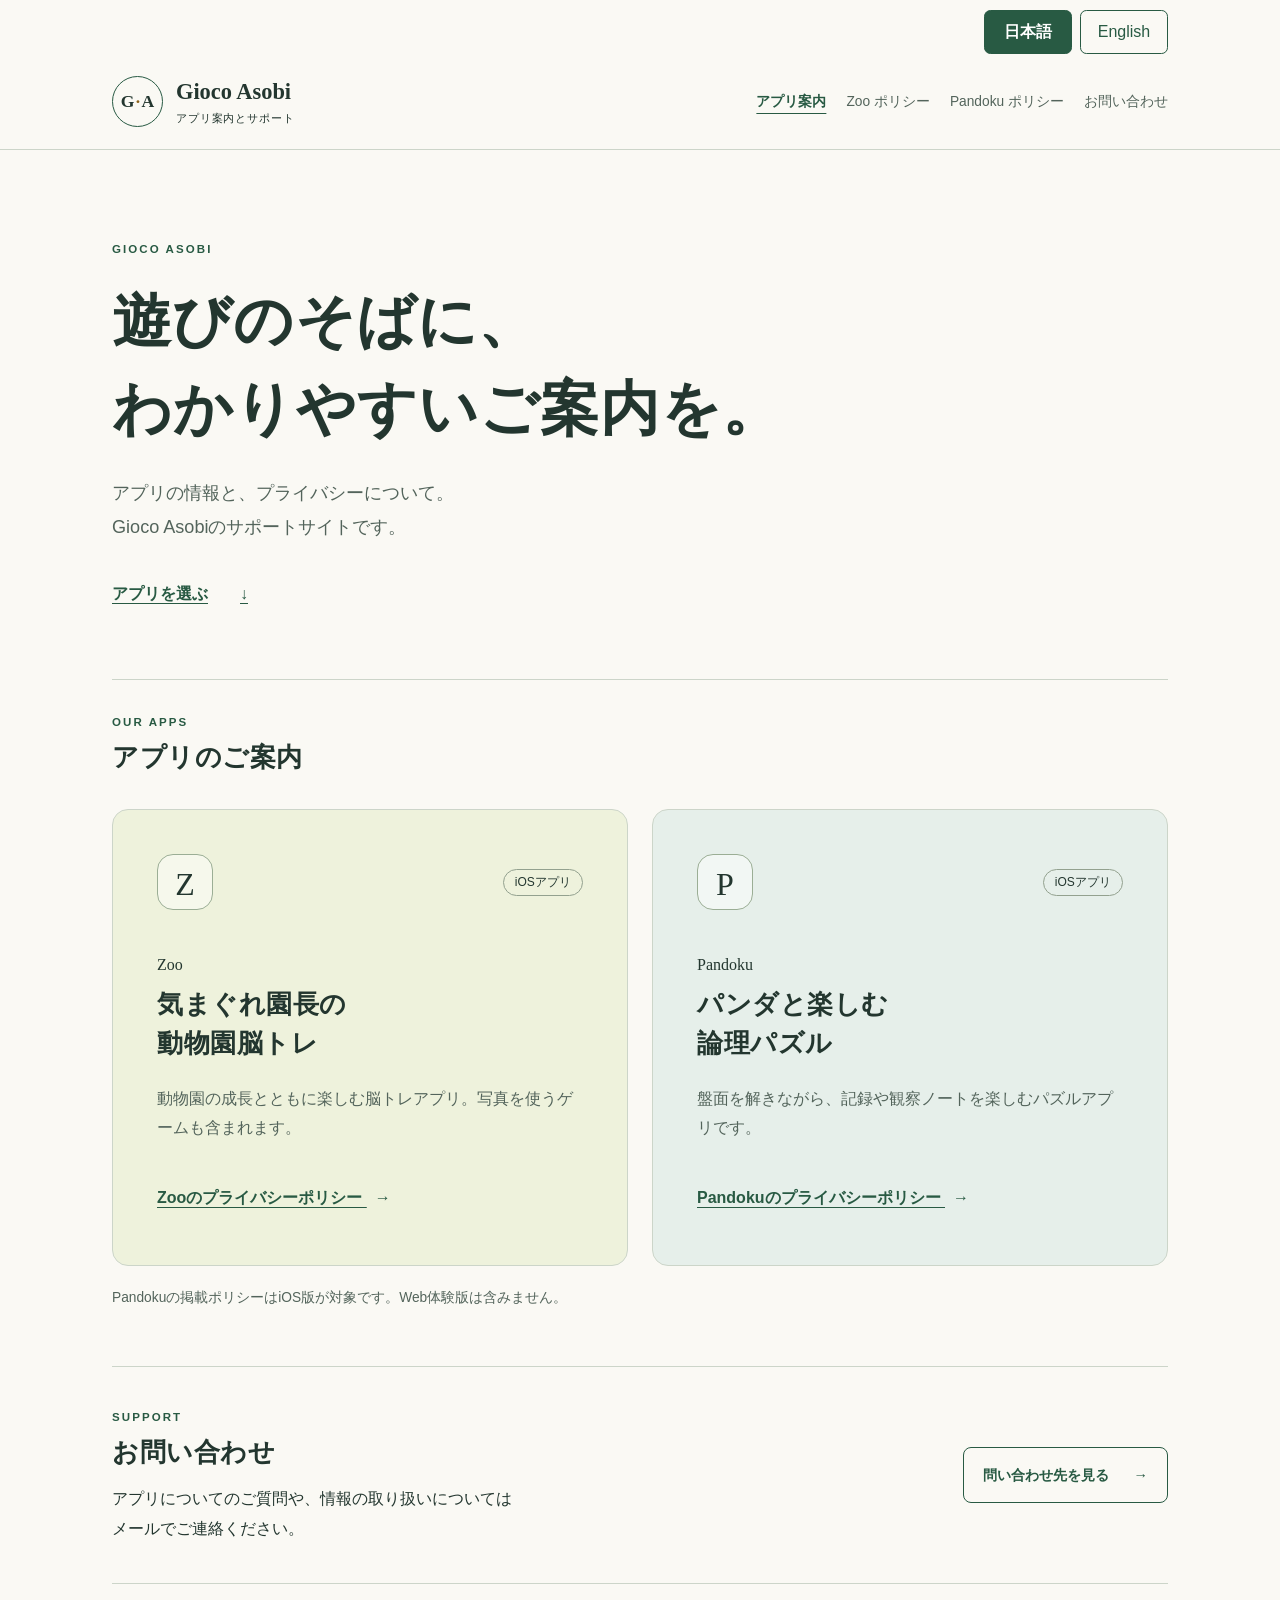
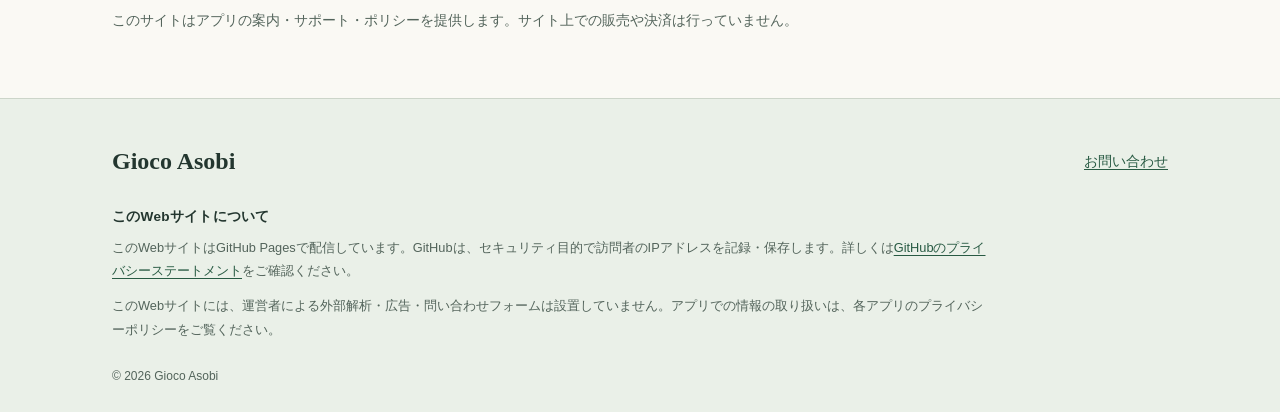
<file: index.html>
<!doctype html>
<html lang="ja">
<head>
<meta charset="utf-8">
<meta name="viewport" content="width=device-width, initial-scale=1">
<meta name="referrer" content="no-referrer">
<meta name="description" content="Gioco Asobiのアプリ案内、プライバシーポリシー、お問い合わせ窓口。">
<meta name="color-scheme" content="light">
<title>アプリ案内 | Gioco Asobi</title>
<link rel="stylesheet" href="styles.css">
<link rel="alternate" hreflang="ja" href="index.html">
<link rel="alternate" hreflang="en" href="index-en.html">
</head>
<body>
<a class="skip-link" href="#main">本文へ移動</a>
<header class="site-header"><div class="language-bar"><nav class="language-switch" aria-label="Language / 言語"><ul><li><a href="index.html" lang="ja" hreflang="ja" aria-current="page">日本語</a></li><li><a href="index-en.html" lang="en" hreflang="en">English</a></li></ul></nav></div><div class="header-inner">
<a class="brand" href="index.html"><span class="brand-mark" aria-hidden="true">G<span>·</span>A</span><span>Gioco Asobi<small>アプリ案内とサポート</small></span></a>
<nav aria-label="メインナビゲーション"><ul><li><a href="index.html" aria-current="page">アプリ案内</a></li><li><a href="zoo-privacy.html">Zoo ポリシー</a></li><li><a href="pandoku-privacy.html">Pandoku ポリシー</a></li><li><a href="contact.html">お問い合わせ</a></li></ul></nav>
</div></header>
<main id="main" tabindex="-1"><div class="home">
<section class="hero" aria-labelledby="intro-title"><p class="eyebrow">GIOCO ASOBI</p><h1 id="intro-title">遊びのそばに、<br>わかりやすいご案内を。</h1><p class="lead">アプリの情報と、プライバシーについて。<br class="desktop-break">Gioco Asobiのサポートサイトです。</p><a class="text-link" href="#apps">アプリを選ぶ <span aria-hidden="true">↓</span></a></section>
<section id="apps" aria-labelledby="apps-title"><div class="section-heading"><p class="eyebrow">OUR APPS</p><h2 id="apps-title">アプリのご案内</h2></div>
<div class="app-grid">
<article class="app-card zoo"><div class="app-top"><span class="app-symbol" aria-hidden="true">Z</span><span class="tag">iOSアプリ</span></div><p class="app-label">Zoo</p><h3>気まぐれ園長の<br>動物園脳トレ</h3><p>動物園の成長とともに楽しむ脳トレアプリ。写真を使うゲームも含まれます。</p><a href="zoo-privacy.html">Zooのプライバシーポリシー <span aria-hidden="true">→</span></a></article>
<article class="app-card pandoku"><div class="app-top"><span class="app-symbol" aria-hidden="true">P</span><span class="tag">iOSアプリ</span></div><p class="app-label">Pandoku</p><h3>パンダと楽しむ<br>論理パズル</h3><p>盤面を解きながら、記録や観察ノートを楽しむパズルアプリです。</p><a href="pandoku-privacy.html">Pandokuのプライバシーポリシー <span aria-hidden="true">→</span></a></article>
</div><p class="scope-note">Pandokuの掲載ポリシーはiOS版が対象です。Web体験版は含みません。</p></section>
<section class="support-panel" aria-labelledby="support-title"><div><p class="eyebrow">SUPPORT</p><h2 id="support-title">お問い合わせ</h2><p>アプリについてのご質問や、情報の取り扱いについては<br class="desktop-break">メールでご連絡ください。</p></div><a class="button" href="contact.html">問い合わせ先を見る <span aria-hidden="true">→</span></a></section>
<p class="site-purpose">このサイトはアプリの案内・サポート・ポリシーを提供します。サイト上での販売や決済は行っていません。</p>
</div></main>
<footer class="site-footer"><div class="footer-inner">
<div class="footer-top"><p class="footer-brand">Gioco Asobi</p><a href="contact.html">お問い合わせ</a></div>
<section class="hosting" aria-labelledby="hosting-title"><h2 id="hosting-title">このWebサイトについて</h2>
<p>このWebサイトはGitHub Pagesで配信しています。GitHubは、セキュリティ目的で訪問者のIPアドレスを記録・保存します。詳しくは<a href="https://docs.github.com/en/site-policy/privacy-policies/github-general-privacy-statement">GitHubのプライバシーステートメント</a>をご確認ください。</p>
<p>このWebサイトには、運営者による外部解析・広告・問い合わせフォームは設置していません。アプリでの情報の取り扱いは、各アプリのプライバシーポリシーをご覧ください。</p></section>
<p class="copyright">© 2026 Gioco Asobi</p></div></footer>
</body>
</html>
</file>
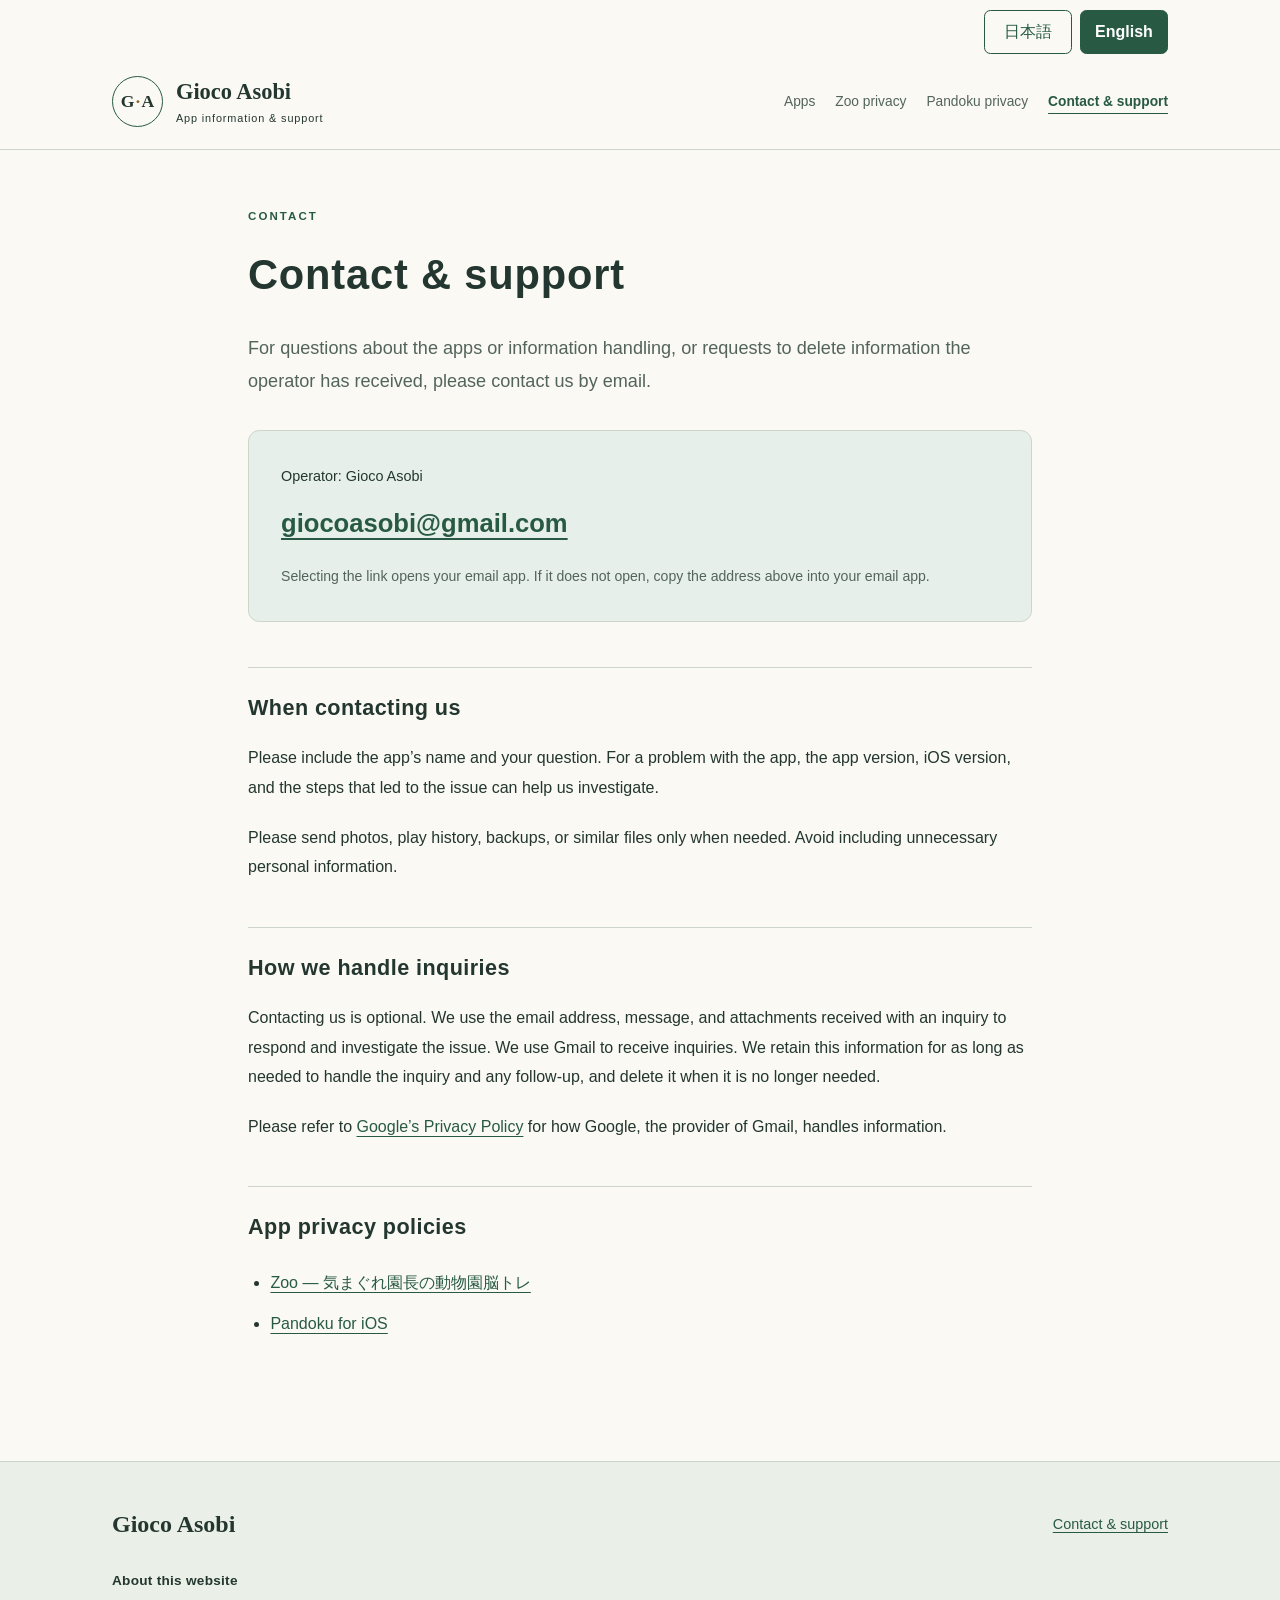
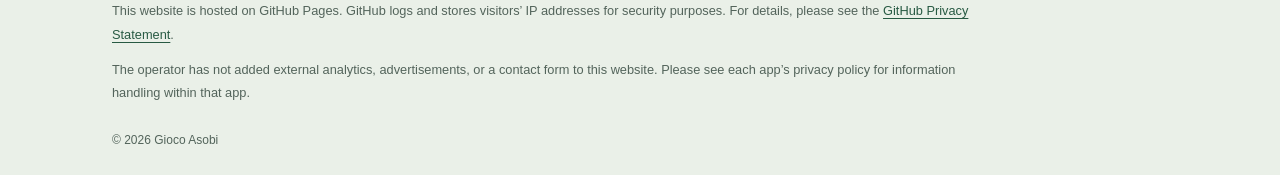
<file: contact-en.html>
<!doctype html>
<html lang="en">
<head>
<meta charset="utf-8">
<meta name="viewport" content="width=device-width, initial-scale=1">
<meta name="referrer" content="no-referrer">
<meta name="description" content="Contact Gioco Asobi at giocoasobi@gmail.com with app questions, information-handling questions or deletion requests.">
<meta name="color-scheme" content="light">
<title>Contact & support | Gioco Asobi</title>
<link rel="stylesheet" href="styles.css">
<link rel="alternate" hreflang="ja" href="contact.html">
<link rel="alternate" hreflang="en" href="contact-en.html">
</head>
<body>
<a class="skip-link" href="#main">Skip to main content</a>
<header class="site-header"><div class="language-bar"><nav class="language-switch" aria-label="Language / 言語"><ul><li><a href="contact.html" lang="ja" hreflang="ja">日本語</a></li><li><a href="contact-en.html" lang="en" hreflang="en" aria-current="page">English</a></li></ul></nav></div><div class="header-inner">
<a class="brand" href="index-en.html"><span class="brand-mark" aria-hidden="true">G<span>·</span>A</span><span>Gioco Asobi<small>App information &amp; support</small></span></a>
<nav aria-label="Main navigation"><ul><li><a href="index-en.html">Apps</a></li><li><a href="zoo-privacy-en.html">Zoo privacy</a></li><li><a href="pandoku-privacy-en.html">Pandoku privacy</a></li><li><a href="contact-en.html" aria-current="page">Contact &amp; support</a></li></ul></nav>
</div></header>
<main id="main" tabindex="-1"><article class="contact policy">
<p class="eyebrow">CONTACT</p><h1>Contact &amp; support</h1><p class="lead">For questions about the apps or information handling, or requests to delete information the operator has received, please contact us by email.</p>
<div class="contact-box"><p class="contact-label">Operator: Gioco Asobi</p><a class="email" href="mailto:giocoasobi@gmail.com">giocoasobi@gmail.com</a><p>Selecting the link opens your email app. If it does not open, copy the address above into your email app.</p></div>
<section aria-labelledby="helpful-info"><h2 id="helpful-info">When contacting us</h2><p>Please include the app’s name and your question. For a problem with the app, the app version, iOS version, and the steps that led to the issue can help us investigate.</p><p>Please send photos, play history, backups, or similar files only when needed. Avoid including unnecessary personal information.</p></section>
<section aria-labelledby="contact-data"><h2 id="contact-data">How we handle inquiries</h2><p>Contacting us is optional. We use the email address, message, and attachments received with an inquiry to respond and investigate the issue. We use Gmail to receive inquiries. We retain this information for as long as needed to handle the inquiry and any follow-up, and delete it when it is no longer needed.</p><p>Please refer to <a href="https://policies.google.com/privacy?hl=en">Google’s Privacy Policy</a> for how Google, the provider of Gmail, handles information.</p></section>
<section aria-labelledby="app-policies"><h2 id="app-policies">App privacy policies</h2><ul class="policy-links"><li><a href="zoo-privacy-en.html">Zoo — <span lang="ja">気まぐれ園長の動物園脳トレ</span></a></li><li><a href="pandoku-privacy-en.html">Pandoku for iOS</a></li></ul></section>
</article></main>
<footer class="site-footer"><div class="footer-inner">
<div class="footer-top"><p class="footer-brand">Gioco Asobi</p><a href="contact-en.html">Contact &amp; support</a></div>
<section class="hosting" aria-labelledby="hosting-title"><h2 id="hosting-title">About this website</h2>
<p>This website is hosted on GitHub Pages. GitHub logs and stores visitors’ IP addresses for security purposes. For details, please see the <a href="https://docs.github.com/en/site-policy/privacy-policies/github-general-privacy-statement">GitHub Privacy Statement</a>.</p>
<p>The operator has not added external analytics, advertisements, or a contact form to this website. Please see each app’s privacy policy for information handling within that app.</p></section>
<p class="copyright">© 2026 Gioco Asobi</p></div></footer>
</body>
</html>
</file>
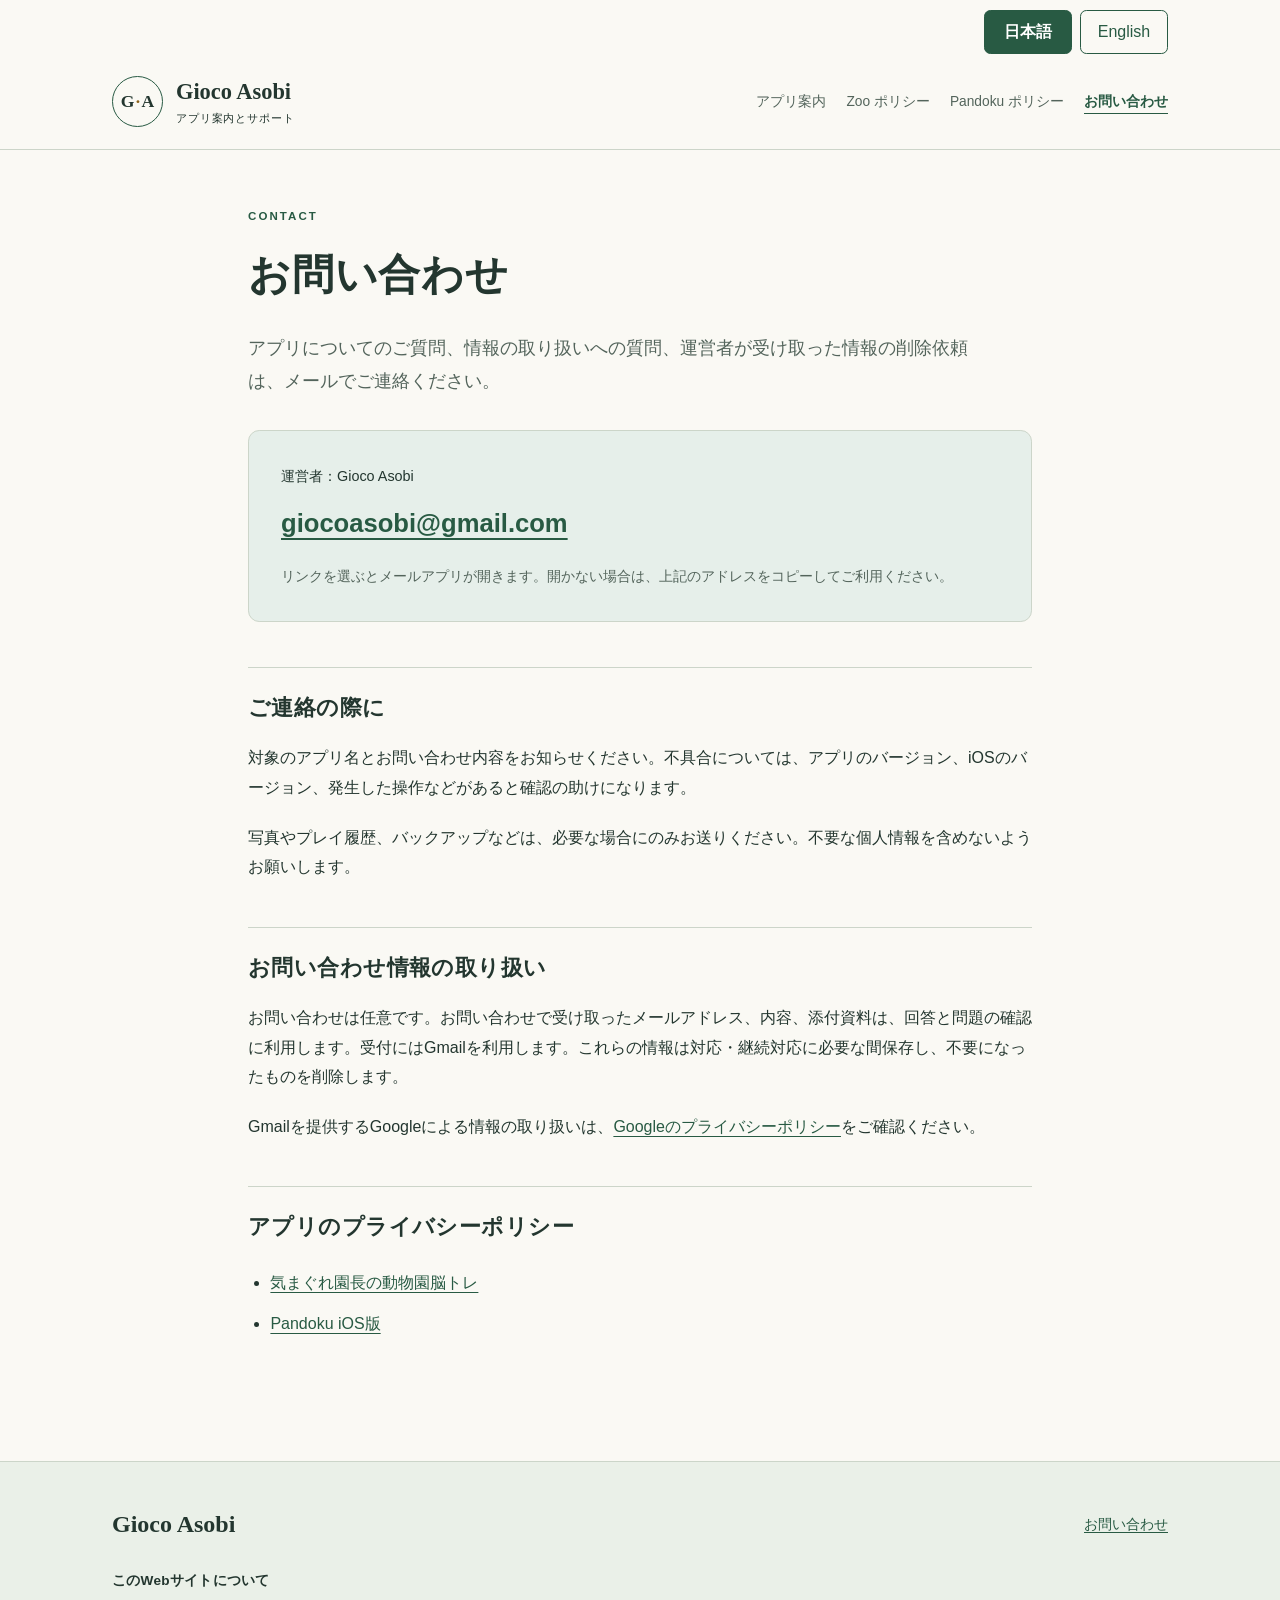
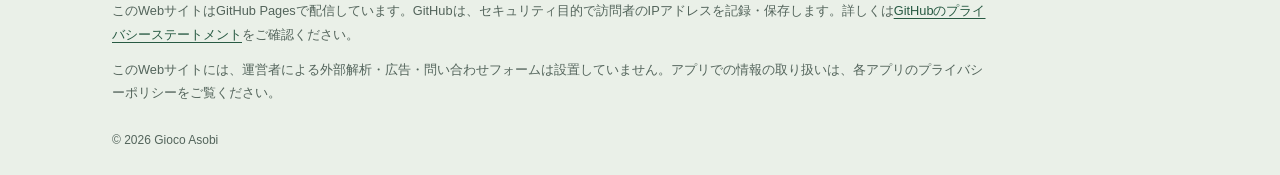
<file: contact.html>
<!doctype html>
<html lang="ja">
<head>
<meta charset="utf-8">
<meta name="viewport" content="width=device-width, initial-scale=1">
<meta name="referrer" content="no-referrer">
<meta name="description" content="Gioco Asobiへのお問い合わせはgiocoasobi@gmail.comへ。アプリの質問、情報の取り扱い、削除依頼を受け付けます。">
<meta name="color-scheme" content="light">
<title>お問い合わせ | Gioco Asobi</title>
<link rel="stylesheet" href="styles.css">
<link rel="alternate" hreflang="ja" href="contact.html">
<link rel="alternate" hreflang="en" href="contact-en.html">
</head>
<body>
<a class="skip-link" href="#main">本文へ移動</a>
<header class="site-header"><div class="language-bar"><nav class="language-switch" aria-label="Language / 言語"><ul><li><a href="contact.html" lang="ja" hreflang="ja" aria-current="page">日本語</a></li><li><a href="contact-en.html" lang="en" hreflang="en">English</a></li></ul></nav></div><div class="header-inner">
<a class="brand" href="index.html"><span class="brand-mark" aria-hidden="true">G<span>·</span>A</span><span>Gioco Asobi<small>アプリ案内とサポート</small></span></a>
<nav aria-label="メインナビゲーション"><ul><li><a href="index.html">アプリ案内</a></li><li><a href="zoo-privacy.html">Zoo ポリシー</a></li><li><a href="pandoku-privacy.html">Pandoku ポリシー</a></li><li><a href="contact.html" aria-current="page">お問い合わせ</a></li></ul></nav>
</div></header>
<main id="main" tabindex="-1"><article class="contact policy">
<p class="eyebrow">CONTACT</p><h1>お問い合わせ</h1><p class="lead">アプリについてのご質問、情報の取り扱いへの質問、運営者が受け取った情報の削除依頼は、メールでご連絡ください。</p>
<div class="contact-box"><p class="contact-label">運営者：Gioco Asobi</p><a class="email" href="mailto:giocoasobi@gmail.com">giocoasobi@gmail.com</a><p>リンクを選ぶとメールアプリが開きます。開かない場合は、上記のアドレスをコピーしてご利用ください。</p></div>
<section aria-labelledby="helpful-info"><h2 id="helpful-info">ご連絡の際に</h2><p>対象のアプリ名とお問い合わせ内容をお知らせください。不具合については、アプリのバージョン、iOSのバージョン、発生した操作などがあると確認の助けになります。</p><p>写真やプレイ履歴、バックアップなどは、必要な場合にのみお送りください。不要な個人情報を含めないようお願いします。</p></section>
<section aria-labelledby="contact-data"><h2 id="contact-data">お問い合わせ情報の取り扱い</h2><p>お問い合わせは任意です。お問い合わせで受け取ったメールアドレス、内容、添付資料は、回答と問題の確認に利用します。受付にはGmailを利用します。これらの情報は対応・継続対応に必要な間保存し、不要になったものを削除します。</p><p>Gmailを提供するGoogleによる情報の取り扱いは、<a href="https://policies.google.com/privacy?hl=ja">Googleのプライバシーポリシー</a>をご確認ください。</p></section>
<section aria-labelledby="app-policies"><h2 id="app-policies">アプリのプライバシーポリシー</h2><ul class="policy-links"><li><a href="zoo-privacy.html">気まぐれ園長の動物園脳トレ</a></li><li><a href="pandoku-privacy.html">Pandoku iOS版</a></li></ul></section>
</article></main>
<footer class="site-footer"><div class="footer-inner">
<div class="footer-top"><p class="footer-brand">Gioco Asobi</p><a href="contact.html">お問い合わせ</a></div>
<section class="hosting" aria-labelledby="hosting-title"><h2 id="hosting-title">このWebサイトについて</h2>
<p>このWebサイトはGitHub Pagesで配信しています。GitHubは、セキュリティ目的で訪問者のIPアドレスを記録・保存します。詳しくは<a href="https://docs.github.com/en/site-policy/privacy-policies/github-general-privacy-statement">GitHubのプライバシーステートメント</a>をご確認ください。</p>
<p>このWebサイトには、運営者による外部解析・広告・問い合わせフォームは設置していません。アプリでの情報の取り扱いは、各アプリのプライバシーポリシーをご覧ください。</p></section>
<p class="copyright">© 2026 Gioco Asobi</p></div></footer>
</body>
</html>
</file>
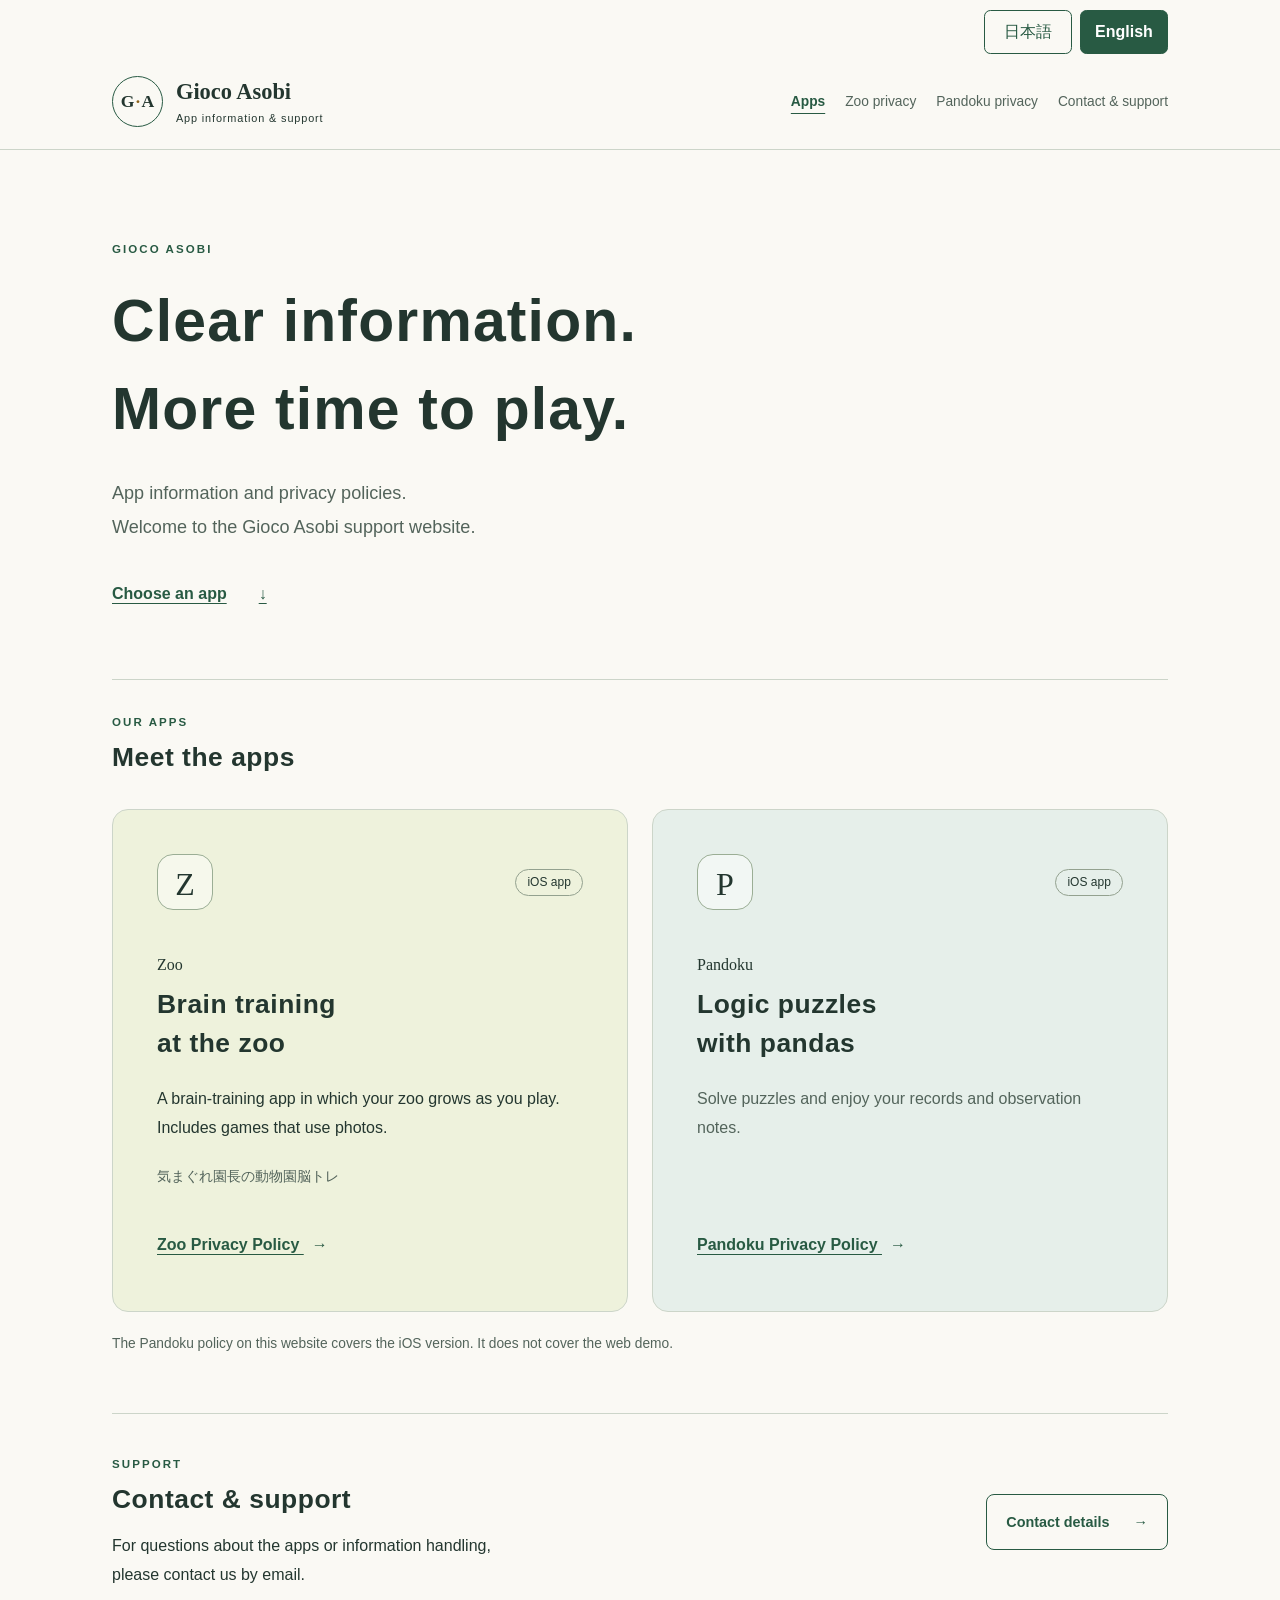
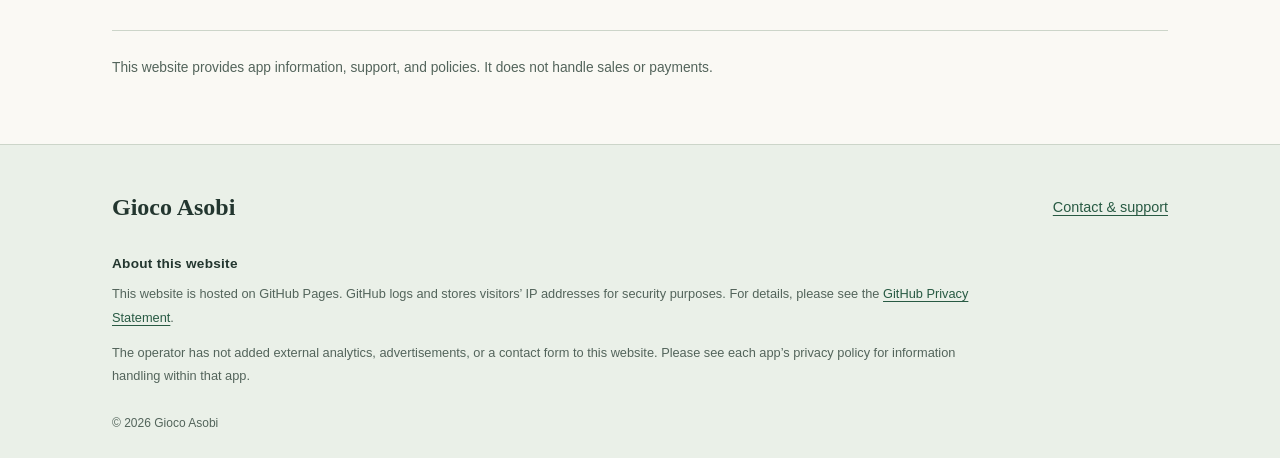
<file: index-en.html>
<!doctype html>
<html lang="en">
<head>
<meta charset="utf-8">
<meta name="viewport" content="width=device-width, initial-scale=1">
<meta name="referrer" content="no-referrer">
<meta name="description" content="App information, privacy policies and support for Gioco Asobi.">
<meta name="color-scheme" content="light">
<title>App information | Gioco Asobi</title>
<link rel="stylesheet" href="styles.css">
<link rel="alternate" hreflang="ja" href="index.html">
<link rel="alternate" hreflang="en" href="index-en.html">
</head>
<body>
<a class="skip-link" href="#main">Skip to main content</a>
<header class="site-header"><div class="language-bar"><nav class="language-switch" aria-label="Language / 言語"><ul><li><a href="index.html" lang="ja" hreflang="ja">日本語</a></li><li><a href="index-en.html" lang="en" hreflang="en" aria-current="page">English</a></li></ul></nav></div><div class="header-inner">
<a class="brand" href="index-en.html"><span class="brand-mark" aria-hidden="true">G<span>·</span>A</span><span>Gioco Asobi<small>App information &amp; support</small></span></a>
<nav aria-label="Main navigation"><ul><li><a href="index-en.html" aria-current="page">Apps</a></li><li><a href="zoo-privacy-en.html">Zoo privacy</a></li><li><a href="pandoku-privacy-en.html">Pandoku privacy</a></li><li><a href="contact-en.html">Contact &amp; support</a></li></ul></nav>
</div></header>
<main id="main" tabindex="-1"><div class="home">
<section class="hero" aria-labelledby="intro-title"><p class="eyebrow">GIOCO ASOBI</p><h1 id="intro-title">Clear information.<br>More time to play.</h1><p class="lead">App information and privacy policies.<br class="desktop-break"> Welcome to the Gioco Asobi support website.</p><a class="text-link" href="#apps">Choose an app <span aria-hidden="true">↓</span></a></section>
<section id="apps" aria-labelledby="apps-title"><div class="section-heading"><p class="eyebrow">OUR APPS</p><h2 id="apps-title">Meet the apps</h2></div>
<div class="app-grid">
<article class="app-card zoo"><div class="app-top"><span class="app-symbol" aria-hidden="true">Z</span><span class="tag">iOS app</span></div><p class="app-label">Zoo</p><h3>Brain training<br>at the zoo</h3><p>A brain-training app in which your zoo grows as you play. Includes games that use photos.</p><p class="original-title" lang="ja">気まぐれ園長の動物園脳トレ</p><a href="zoo-privacy-en.html">Zoo Privacy Policy <span aria-hidden="true">→</span></a></article>
<article class="app-card pandoku"><div class="app-top"><span class="app-symbol" aria-hidden="true">P</span><span class="tag">iOS app</span></div><p class="app-label">Pandoku</p><h3>Logic puzzles<br>with pandas</h3><p>Solve puzzles and enjoy your records and observation notes.</p><a href="pandoku-privacy-en.html">Pandoku Privacy Policy <span aria-hidden="true">→</span></a></article>
</div><p class="scope-note">The Pandoku policy on this website covers the iOS version. It does not cover the web demo.</p></section>
<section class="support-panel" aria-labelledby="support-title"><div><p class="eyebrow">SUPPORT</p><h2 id="support-title">Contact &amp; support</h2><p>For questions about the apps or information handling,<br class="desktop-break"> please contact us by email.</p></div><a class="button" href="contact-en.html">Contact details <span aria-hidden="true">→</span></a></section>
<p class="site-purpose">This website provides app information, support, and policies. It does not handle sales or payments.</p>
</div></main>
<footer class="site-footer"><div class="footer-inner">
<div class="footer-top"><p class="footer-brand">Gioco Asobi</p><a href="contact-en.html">Contact &amp; support</a></div>
<section class="hosting" aria-labelledby="hosting-title"><h2 id="hosting-title">About this website</h2>
<p>This website is hosted on GitHub Pages. GitHub logs and stores visitors’ IP addresses for security purposes. For details, please see the <a href="https://docs.github.com/en/site-policy/privacy-policies/github-general-privacy-statement">GitHub Privacy Statement</a>.</p>
<p>The operator has not added external analytics, advertisements, or a contact form to this website. Please see each app’s privacy policy for information handling within that app.</p></section>
<p class="copyright">© 2026 Gioco Asobi</p></div></footer>
</body>
</html>
</file>
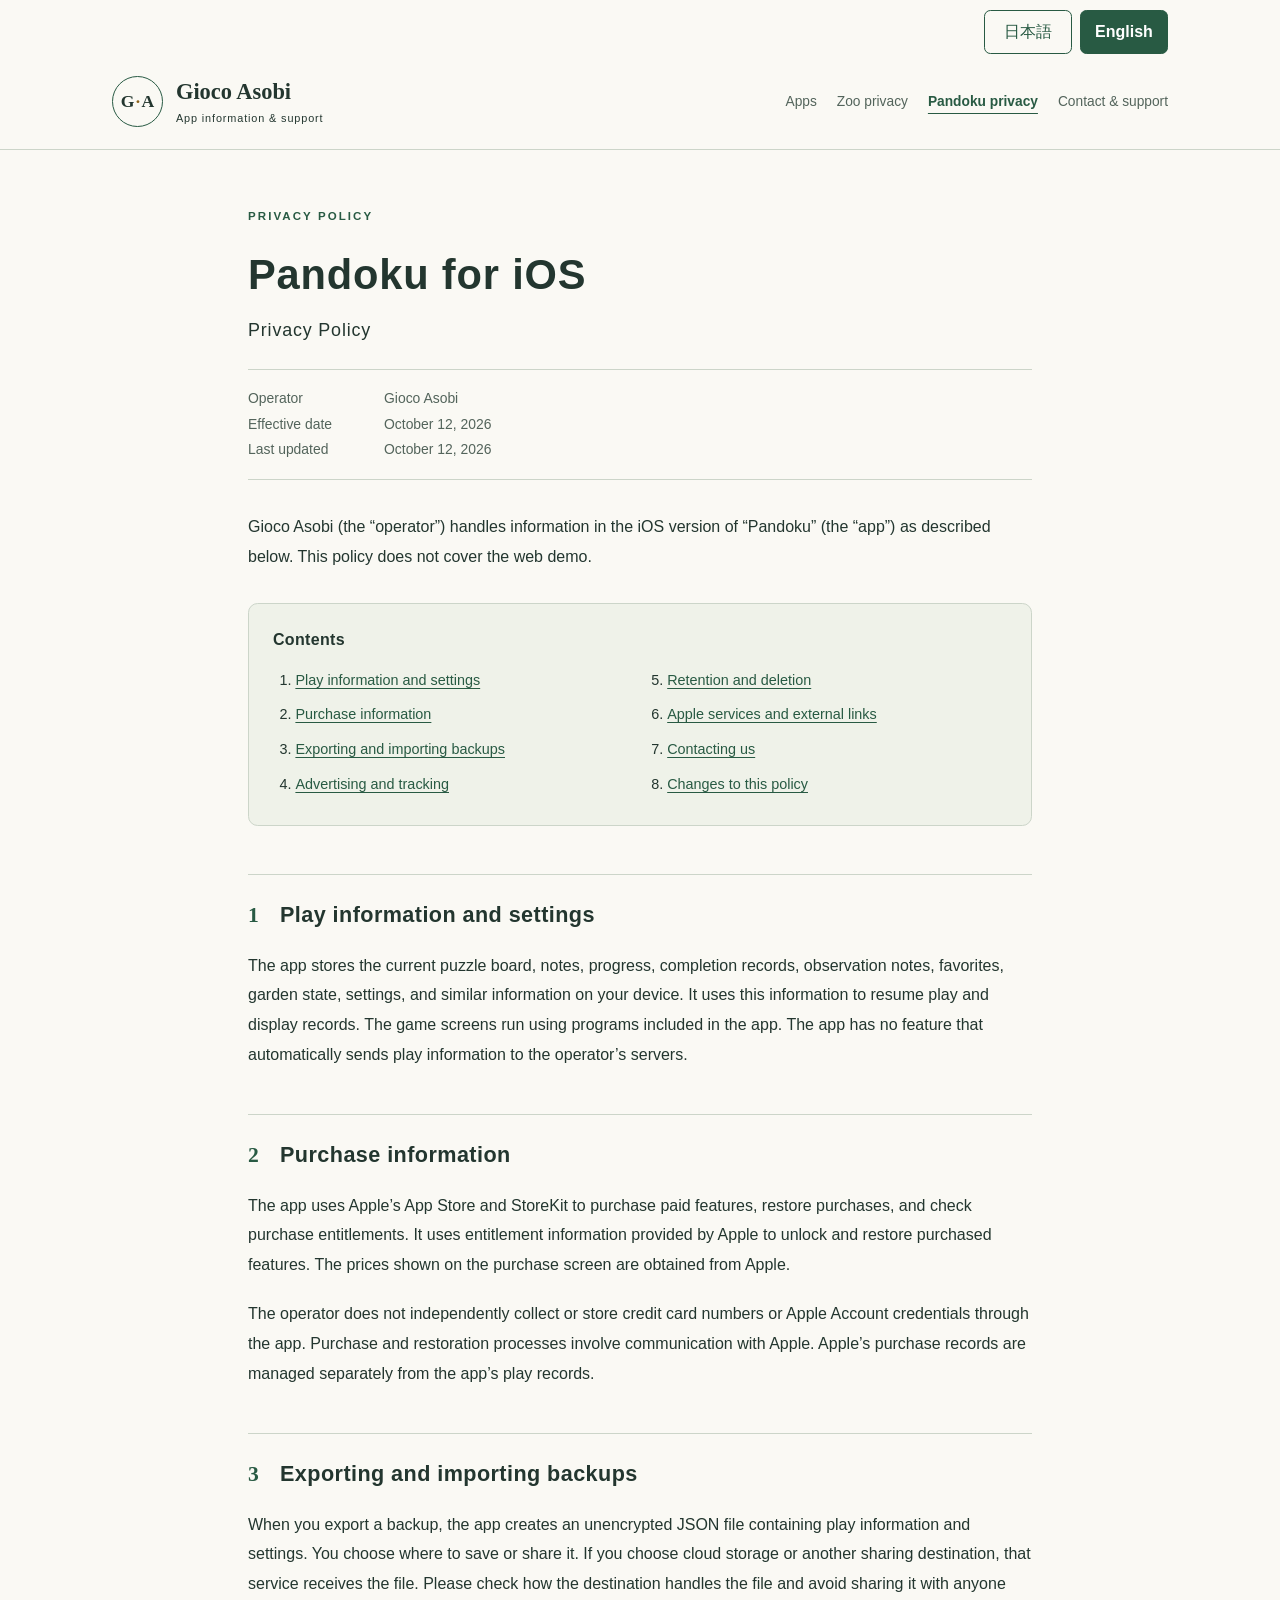
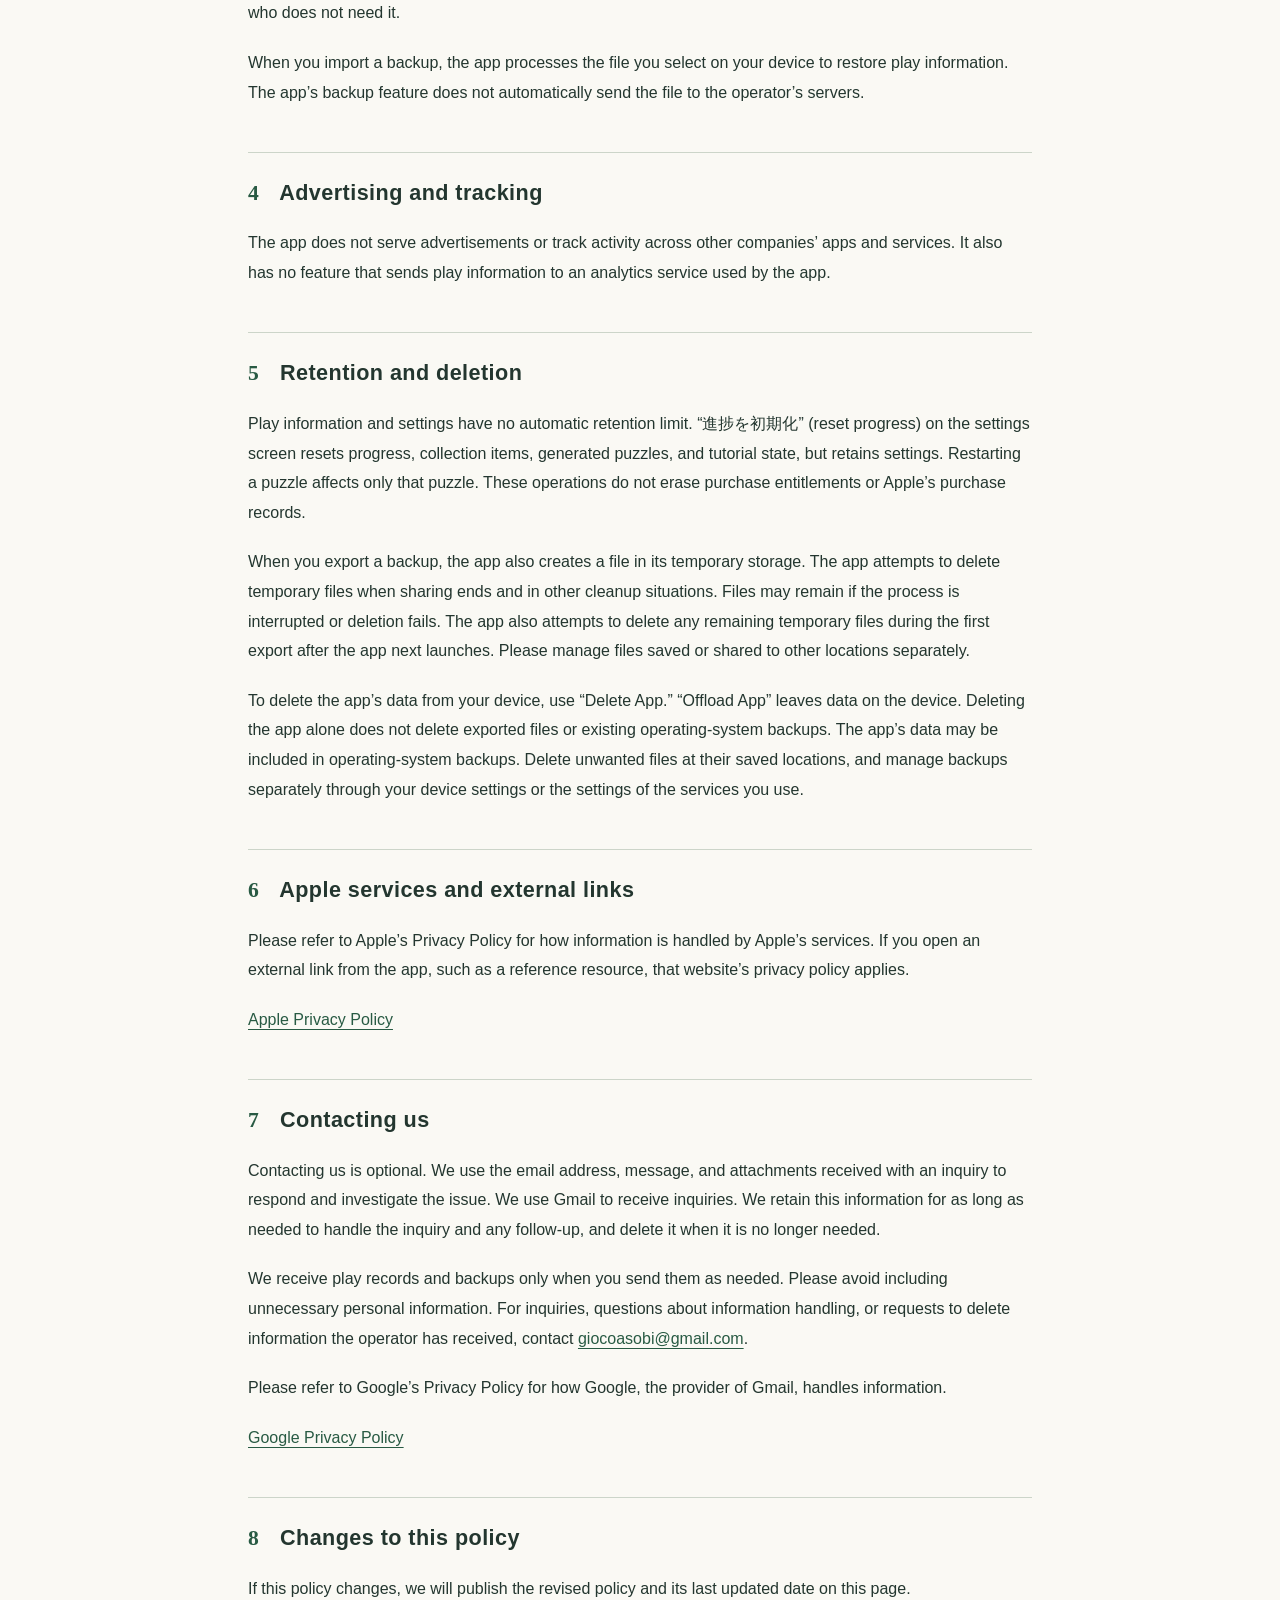
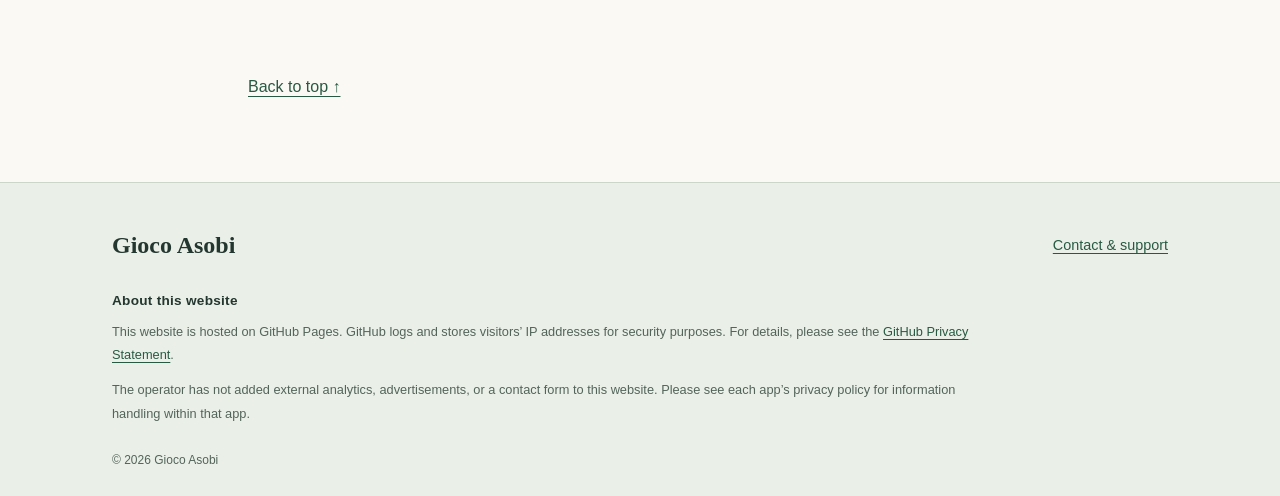
<file: pandoku-privacy-en.html>
<!doctype html>
<html lang="en">
<head>
<meta charset="utf-8">
<meta name="viewport" content="width=device-width, initial-scale=1">
<meta name="referrer" content="no-referrer">
<meta name="description" content="How Pandoku for iOS handles information, retention, deletion and inquiries.">
<meta name="color-scheme" content="light">
<title>Pandoku for iOS Privacy Policy | Gioco Asobi</title>
<link rel="stylesheet" href="styles.css">
<link rel="alternate" hreflang="ja" href="pandoku-privacy.html">
<link rel="alternate" hreflang="en" href="pandoku-privacy-en.html">
</head>
<body>
<a class="skip-link" href="#main">Skip to main content</a>
<header class="site-header"><div class="language-bar"><nav class="language-switch" aria-label="Language / 言語"><ul><li><a href="pandoku-privacy.html" lang="ja" hreflang="ja">日本語</a></li><li><a href="pandoku-privacy-en.html" lang="en" hreflang="en" aria-current="page">English</a></li></ul></nav></div><div class="header-inner">
<a class="brand" href="index-en.html"><span class="brand-mark" aria-hidden="true">G<span>·</span>A</span><span>Gioco Asobi<small>App information &amp; support</small></span></a>
<nav aria-label="Main navigation"><ul><li><a href="index-en.html">Apps</a></li><li><a href="zoo-privacy-en.html">Zoo privacy</a></li><li><a href="pandoku-privacy-en.html" aria-current="page">Pandoku privacy</a></li><li><a href="contact-en.html">Contact &amp; support</a></li></ul></nav>
</div></header>
<main id="main" tabindex="-1"><article class="policy">
<p class="eyebrow">PRIVACY POLICY</p><h1>Pandoku for iOS<span class="heading-sub">Privacy Policy</span></h1>

<dl class="metadata"><div><dt>Operator</dt><dd>Gioco Asobi</dd></div><div><dt>Effective date</dt><dd><time datetime="2026-10-12">October 12, 2026</time></dd></div><div><dt>Last updated</dt><dd><time datetime="2026-10-12">October 12, 2026</time></dd></div></dl>
<p>Gioco Asobi (the “operator”) handles information in the iOS version of “Pandoku” (the “app”) as described below. This policy does not cover the web demo.</p>
<nav class="contents" aria-label="Policy contents"><h2>Contents</h2><ol><li><a href="#section-1">Play information and settings</a></li><li><a href="#section-2">Purchase information</a></li><li><a href="#section-3">Exporting and importing backups</a></li><li><a href="#section-4">Advertising and tracking</a></li><li><a href="#section-5">Retention and deletion</a></li><li><a href="#section-6">Apple services and external links</a></li><li><a href="#section-7">Contacting us</a></li><li><a href="#section-8">Changes to this policy</a></li></ol></nav>
<section aria-labelledby="section-1"><h2 id="section-1"><span class="section-number">1</span> Play information and settings</h2><p>The app stores the current puzzle board, notes, progress, completion records, observation notes, favorites, garden state, settings, and similar information on your device. It uses this information to resume play and display records. The game screens run using programs included in the app. The app has no feature that automatically sends play information to the operator’s servers.</p></section>
<section aria-labelledby="section-2"><h2 id="section-2"><span class="section-number">2</span> Purchase information</h2><p>The app uses Apple’s App Store and StoreKit to purchase paid features, restore purchases, and check purchase entitlements. It uses entitlement information provided by Apple to unlock and restore purchased features. The prices shown on the purchase screen are obtained from Apple.</p>
<p>The operator does not independently collect or store credit card numbers or Apple Account credentials through the app. Purchase and restoration processes involve communication with Apple. Apple’s purchase records are managed separately from the app’s play records.</p></section>
<section aria-labelledby="section-3"><h2 id="section-3"><span class="section-number">3</span> Exporting and importing backups</h2><p>When you export a backup, the app creates an unencrypted JSON file containing play information and settings. You choose where to save or share it. If you choose cloud storage or another sharing destination, that service receives the file. Please check how the destination handles the file and avoid sharing it with anyone who does not need it.</p>
<p>When you import a backup, the app processes the file you select on your device to restore play information. The app’s backup feature does not automatically send the file to the operator’s servers.</p></section>
<section aria-labelledby="section-4"><h2 id="section-4"><span class="section-number">4</span> Advertising and tracking</h2><p>The app does not serve advertisements or track activity across other companies’ apps and services. It also has no feature that sends play information to an analytics service used by the app.</p></section>
<section aria-labelledby="section-5"><h2 id="section-5"><span class="section-number">5</span> Retention and deletion</h2><p>Play information and settings have no automatic retention limit. <span lang="ja">“進捗を初期化”</span> (reset progress) on the settings screen resets progress, collection items, generated puzzles, and tutorial state, but retains settings. Restarting a puzzle affects only that puzzle. These operations do not erase purchase entitlements or Apple’s purchase records.</p>
<p>When you export a backup, the app also creates a file in its temporary storage. The app attempts to delete temporary files when sharing ends and in other cleanup situations. Files may remain if the process is interrupted or deletion fails. The app also attempts to delete any remaining temporary files during the first export after the app next launches. Please manage files saved or shared to other locations separately.</p>
<p>To delete the app’s data from your device, use “Delete App.” “Offload App” leaves data on the device. Deleting the app alone does not delete exported files or existing operating-system backups. The app’s data may be included in operating-system backups. Delete unwanted files at their saved locations, and manage backups separately through your device settings or the settings of the services you use.</p></section>
<section aria-labelledby="section-6"><h2 id="section-6"><span class="section-number">6</span> Apple services and external links</h2><p>Please refer to Apple’s Privacy Policy for how information is handled by Apple’s services. If you open an external link from the app, such as a reference resource, that website’s privacy policy applies.</p>
<p><a href="https://www.apple.com/legal/privacy/en-ww/">Apple Privacy Policy</a></p></section>
<section aria-labelledby="section-7"><h2 id="section-7"><span class="section-number">7</span> Contacting us</h2><p>Contacting us is optional. We use the email address, message, and attachments received with an inquiry to respond and investigate the issue. We use Gmail to receive inquiries. We retain this information for as long as needed to handle the inquiry and any follow-up, and delete it when it is no longer needed.</p>
<p>We receive play records and backups only when you send them as needed. Please avoid including unnecessary personal information. For inquiries, questions about information handling, or requests to delete information the operator has received, contact <a href="mailto:giocoasobi@gmail.com">giocoasobi@gmail.com</a>.</p>
<p>Please refer to Google’s Privacy Policy for how Google, the provider of Gmail, handles information.</p>
<p><a href="https://policies.google.com/privacy?hl=en">Google Privacy Policy</a></p></section>
<section aria-labelledby="section-8"><h2 id="section-8"><span class="section-number">8</span> Changes to this policy</h2><p>If this policy changes, we will publish the revised policy and its last updated date on this page.</p></section>
<a class="back-top" href="#main">Back to top ↑</a></article></main>
<footer class="site-footer"><div class="footer-inner">
<div class="footer-top"><p class="footer-brand">Gioco Asobi</p><a href="contact-en.html">Contact &amp; support</a></div>
<section class="hosting" aria-labelledby="hosting-title"><h2 id="hosting-title">About this website</h2>
<p>This website is hosted on GitHub Pages. GitHub logs and stores visitors’ IP addresses for security purposes. For details, please see the <a href="https://docs.github.com/en/site-policy/privacy-policies/github-general-privacy-statement">GitHub Privacy Statement</a>.</p>
<p>The operator has not added external analytics, advertisements, or a contact form to this website. Please see each app’s privacy policy for information handling within that app.</p></section>
<p class="copyright">© 2026 Gioco Asobi</p></div></footer>
</body>
</html>
</file>
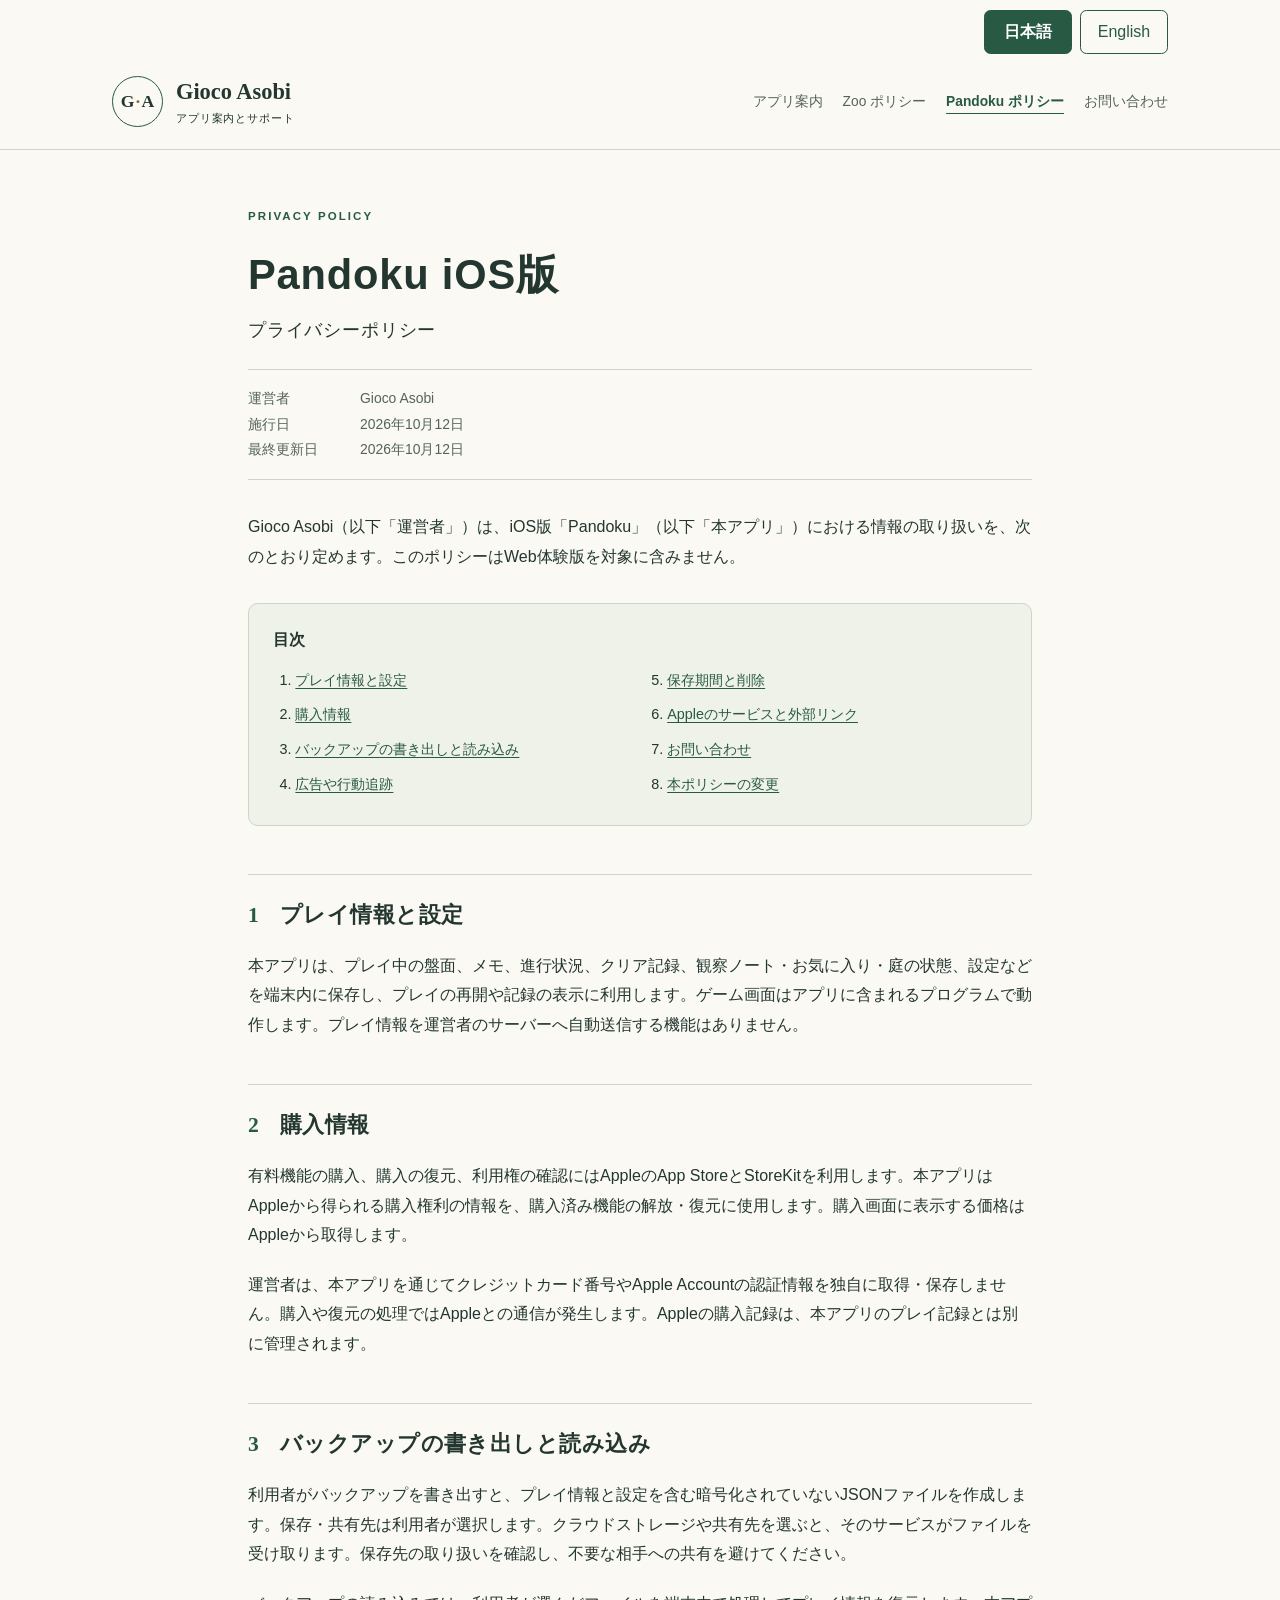
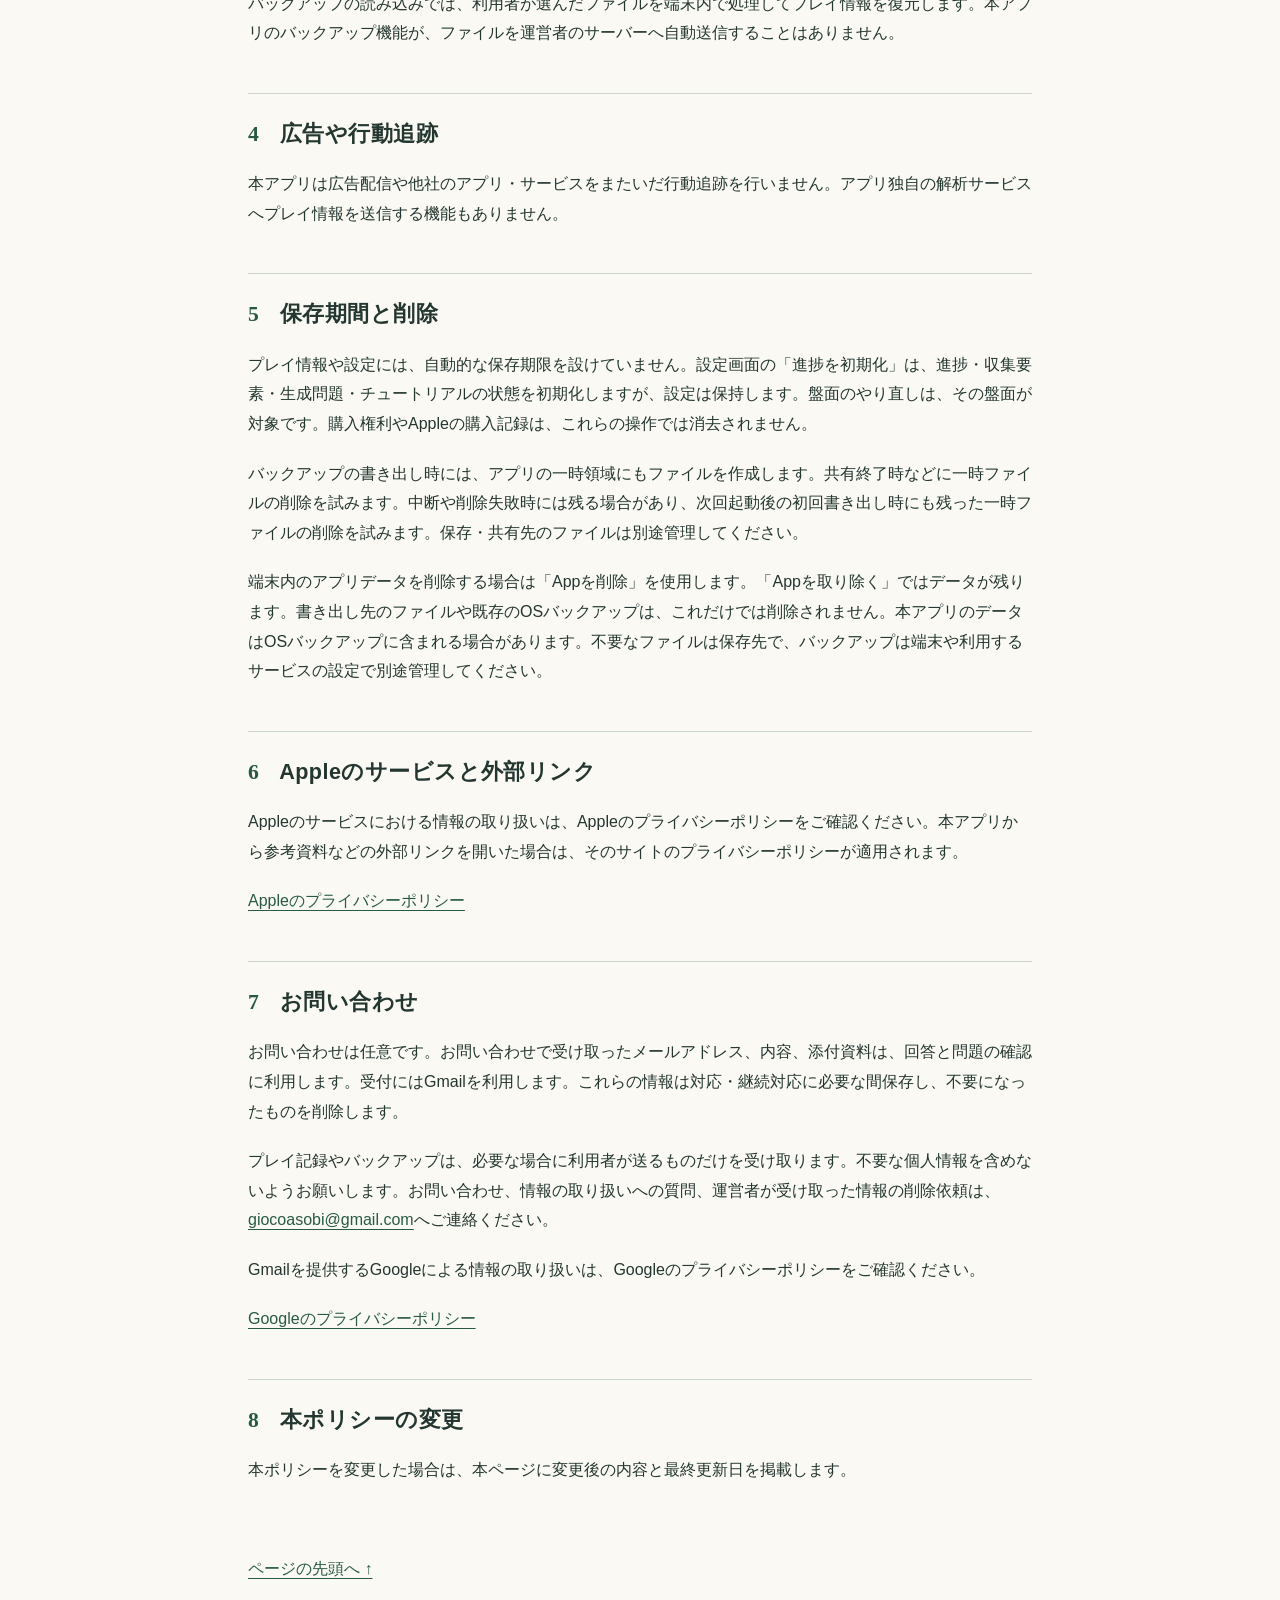
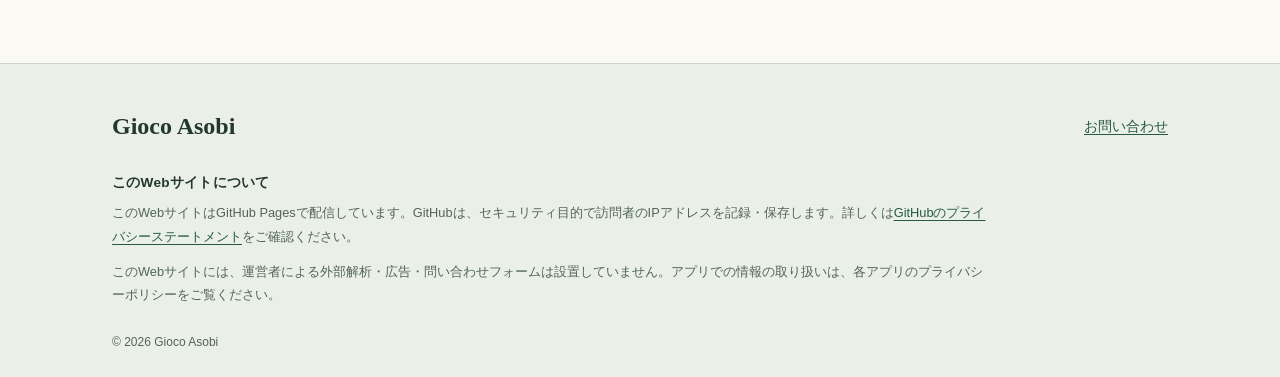
<file: pandoku-privacy.html>
<!doctype html>
<html lang="ja">
<head>
<meta charset="utf-8">
<meta name="viewport" content="width=device-width, initial-scale=1">
<meta name="referrer" content="no-referrer">
<meta name="description" content="Pandoku iOS版での情報の取り扱い、保存、削除、お問い合わせについて。">
<meta name="color-scheme" content="light">
<title>Pandoku iOS版 プライバシーポリシー | Gioco Asobi</title>
<link rel="stylesheet" href="styles.css">
<link rel="alternate" hreflang="ja" href="pandoku-privacy.html">
<link rel="alternate" hreflang="en" href="pandoku-privacy-en.html">
</head>
<body>
<a class="skip-link" href="#main">本文へ移動</a>
<header class="site-header"><div class="language-bar"><nav class="language-switch" aria-label="Language / 言語"><ul><li><a href="pandoku-privacy.html" lang="ja" hreflang="ja" aria-current="page">日本語</a></li><li><a href="pandoku-privacy-en.html" lang="en" hreflang="en">English</a></li></ul></nav></div><div class="header-inner">
<a class="brand" href="index.html"><span class="brand-mark" aria-hidden="true">G<span>·</span>A</span><span>Gioco Asobi<small>アプリ案内とサポート</small></span></a>
<nav aria-label="メインナビゲーション"><ul><li><a href="index.html">アプリ案内</a></li><li><a href="zoo-privacy.html">Zoo ポリシー</a></li><li><a href="pandoku-privacy.html" aria-current="page">Pandoku ポリシー</a></li><li><a href="contact.html">お問い合わせ</a></li></ul></nav>
</div></header>
<main id="main" tabindex="-1"><article class="policy">
<p class="eyebrow">PRIVACY POLICY</p><h1>Pandoku iOS版<span class="heading-sub">プライバシーポリシー</span></h1>
<dl class="metadata"><div><dt>運営者</dt><dd>Gioco Asobi</dd></div><div><dt>施行日</dt><dd><time datetime="2026-10-12">2026年10月12日</time></dd></div><div><dt>最終更新日</dt><dd><time datetime="2026-10-12">2026年10月12日</time></dd></div></dl>
<p>Gioco Asobi（以下「運営者」）は、iOS版「Pandoku」（以下「本アプリ」）における情報の取り扱いを、次のとおり定めます。このポリシーはWeb体験版を対象に含みません。</p>
<nav class="contents" aria-label="このポリシーの目次"><h2>目次</h2><ol><li><a href="#section-1">プレイ情報と設定</a></li><li><a href="#section-2">購入情報</a></li><li><a href="#section-3">バックアップの書き出しと読み込み</a></li><li><a href="#section-4">広告や行動追跡</a></li><li><a href="#section-5">保存期間と削除</a></li><li><a href="#section-6">Appleのサービスと外部リンク</a></li><li><a href="#section-7">お問い合わせ</a></li><li><a href="#section-8">本ポリシーの変更</a></li></ol></nav>
<section aria-labelledby="section-1"><h2 id="section-1"><span class="section-number">1</span> プレイ情報と設定</h2><p>本アプリは、プレイ中の盤面、メモ、進行状況、クリア記録、観察ノート・お気に入り・庭の状態、設定などを端末内に保存し、プレイの再開や記録の表示に利用します。ゲーム画面はアプリに含まれるプログラムで動作します。プレイ情報を運営者のサーバーへ自動送信する機能はありません。</p></section>
<section aria-labelledby="section-2"><h2 id="section-2"><span class="section-number">2</span> 購入情報</h2><p>有料機能の購入、購入の復元、利用権の確認にはAppleのApp StoreとStoreKitを利用します。本アプリはAppleから得られる購入権利の情報を、購入済み機能の解放・復元に使用します。購入画面に表示する価格はAppleから取得します。</p>
<p>運営者は、本アプリを通じてクレジットカード番号やApple Accountの認証情報を独自に取得・保存しません。購入や復元の処理ではAppleとの通信が発生します。Appleの購入記録は、本アプリのプレイ記録とは別に管理されます。</p></section>
<section aria-labelledby="section-3"><h2 id="section-3"><span class="section-number">3</span> バックアップの書き出しと読み込み</h2><p>利用者がバックアップを書き出すと、プレイ情報と設定を含む暗号化されていないJSONファイルを作成します。保存・共有先は利用者が選択します。クラウドストレージや共有先を選ぶと、そのサービスがファイルを受け取ります。保存先の取り扱いを確認し、不要な相手への共有を避けてください。</p>
<p>バックアップの読み込みでは、利用者が選んだファイルを端末内で処理してプレイ情報を復元します。本アプリのバックアップ機能が、ファイルを運営者のサーバーへ自動送信することはありません。</p></section>
<section aria-labelledby="section-4"><h2 id="section-4"><span class="section-number">4</span> 広告や行動追跡</h2><p>本アプリは広告配信や他社のアプリ・サービスをまたいだ行動追跡を行いません。アプリ独自の解析サービスへプレイ情報を送信する機能もありません。</p></section>
<section aria-labelledby="section-5"><h2 id="section-5"><span class="section-number">5</span> 保存期間と削除</h2><p>プレイ情報や設定には、自動的な保存期限を設けていません。設定画面の「進捗を初期化」は、進捗・収集要素・生成問題・チュートリアルの状態を初期化しますが、設定は保持します。盤面のやり直しは、その盤面が対象です。購入権利やAppleの購入記録は、これらの操作では消去されません。</p>
<p>バックアップの書き出し時には、アプリの一時領域にもファイルを作成します。共有終了時などに一時ファイルの削除を試みます。中断や削除失敗時には残る場合があり、次回起動後の初回書き出し時にも残った一時ファイルの削除を試みます。保存・共有先のファイルは別途管理してください。</p>
<p>端末内のアプリデータを削除する場合は「Appを削除」を使用します。「Appを取り除く」ではデータが残ります。書き出し先のファイルや既存のOSバックアップは、これだけでは削除されません。本アプリのデータはOSバックアップに含まれる場合があります。不要なファイルは保存先で、バックアップは端末や利用するサービスの設定で別途管理してください。</p></section>
<section aria-labelledby="section-6"><h2 id="section-6"><span class="section-number">6</span> Appleのサービスと外部リンク</h2><p>Appleのサービスにおける情報の取り扱いは、Appleのプライバシーポリシーをご確認ください。本アプリから参考資料などの外部リンクを開いた場合は、そのサイトのプライバシーポリシーが適用されます。</p>
<p><a href="https://www.apple.com/jp/legal/privacy/jp/">Appleのプライバシーポリシー</a></p></section>
<section aria-labelledby="section-7"><h2 id="section-7"><span class="section-number">7</span> お問い合わせ</h2><p>お問い合わせは任意です。お問い合わせで受け取ったメールアドレス、内容、添付資料は、回答と問題の確認に利用します。受付にはGmailを利用します。これらの情報は対応・継続対応に必要な間保存し、不要になったものを削除します。</p>
<p>プレイ記録やバックアップは、必要な場合に利用者が送るものだけを受け取ります。不要な個人情報を含めないようお願いします。お問い合わせ、情報の取り扱いへの質問、運営者が受け取った情報の削除依頼は、<a href="mailto:giocoasobi@gmail.com">giocoasobi@gmail.com</a>へご連絡ください。</p>
<p>Gmailを提供するGoogleによる情報の取り扱いは、Googleのプライバシーポリシーをご確認ください。</p>
<p><a href="https://policies.google.com/privacy?hl=ja">Googleのプライバシーポリシー</a></p></section>
<section aria-labelledby="section-8"><h2 id="section-8"><span class="section-number">8</span> 本ポリシーの変更</h2><p>本ポリシーを変更した場合は、本ページに変更後の内容と最終更新日を掲載します。</p></section>
<a class="back-top" href="#main">ページの先頭へ ↑</a></article></main>
<footer class="site-footer"><div class="footer-inner">
<div class="footer-top"><p class="footer-brand">Gioco Asobi</p><a href="contact.html">お問い合わせ</a></div>
<section class="hosting" aria-labelledby="hosting-title"><h2 id="hosting-title">このWebサイトについて</h2>
<p>このWebサイトはGitHub Pagesで配信しています。GitHubは、セキュリティ目的で訪問者のIPアドレスを記録・保存します。詳しくは<a href="https://docs.github.com/en/site-policy/privacy-policies/github-general-privacy-statement">GitHubのプライバシーステートメント</a>をご確認ください。</p>
<p>このWebサイトには、運営者による外部解析・広告・問い合わせフォームは設置していません。アプリでの情報の取り扱いは、各アプリのプライバシーポリシーをご覧ください。</p></section>
<p class="copyright">© 2026 Gioco Asobi</p></div></footer>
</body>
</html>
</file>
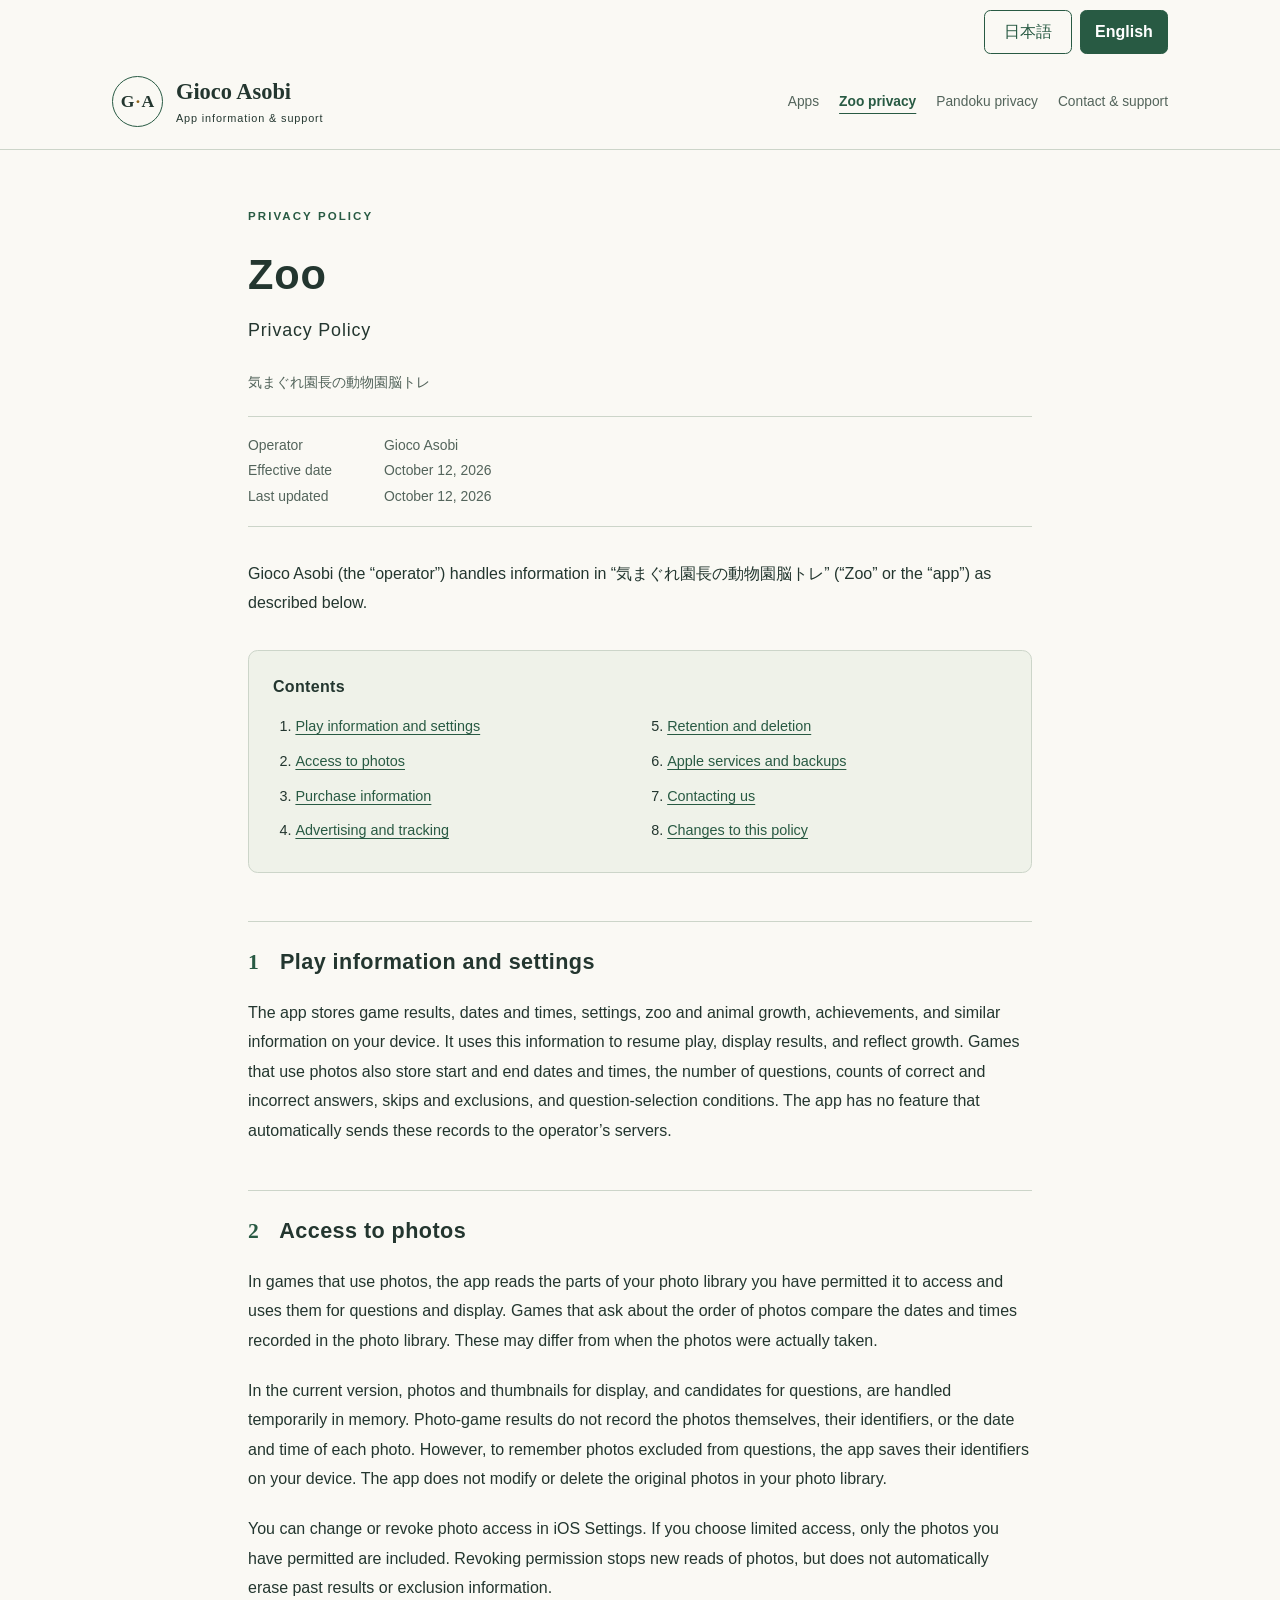
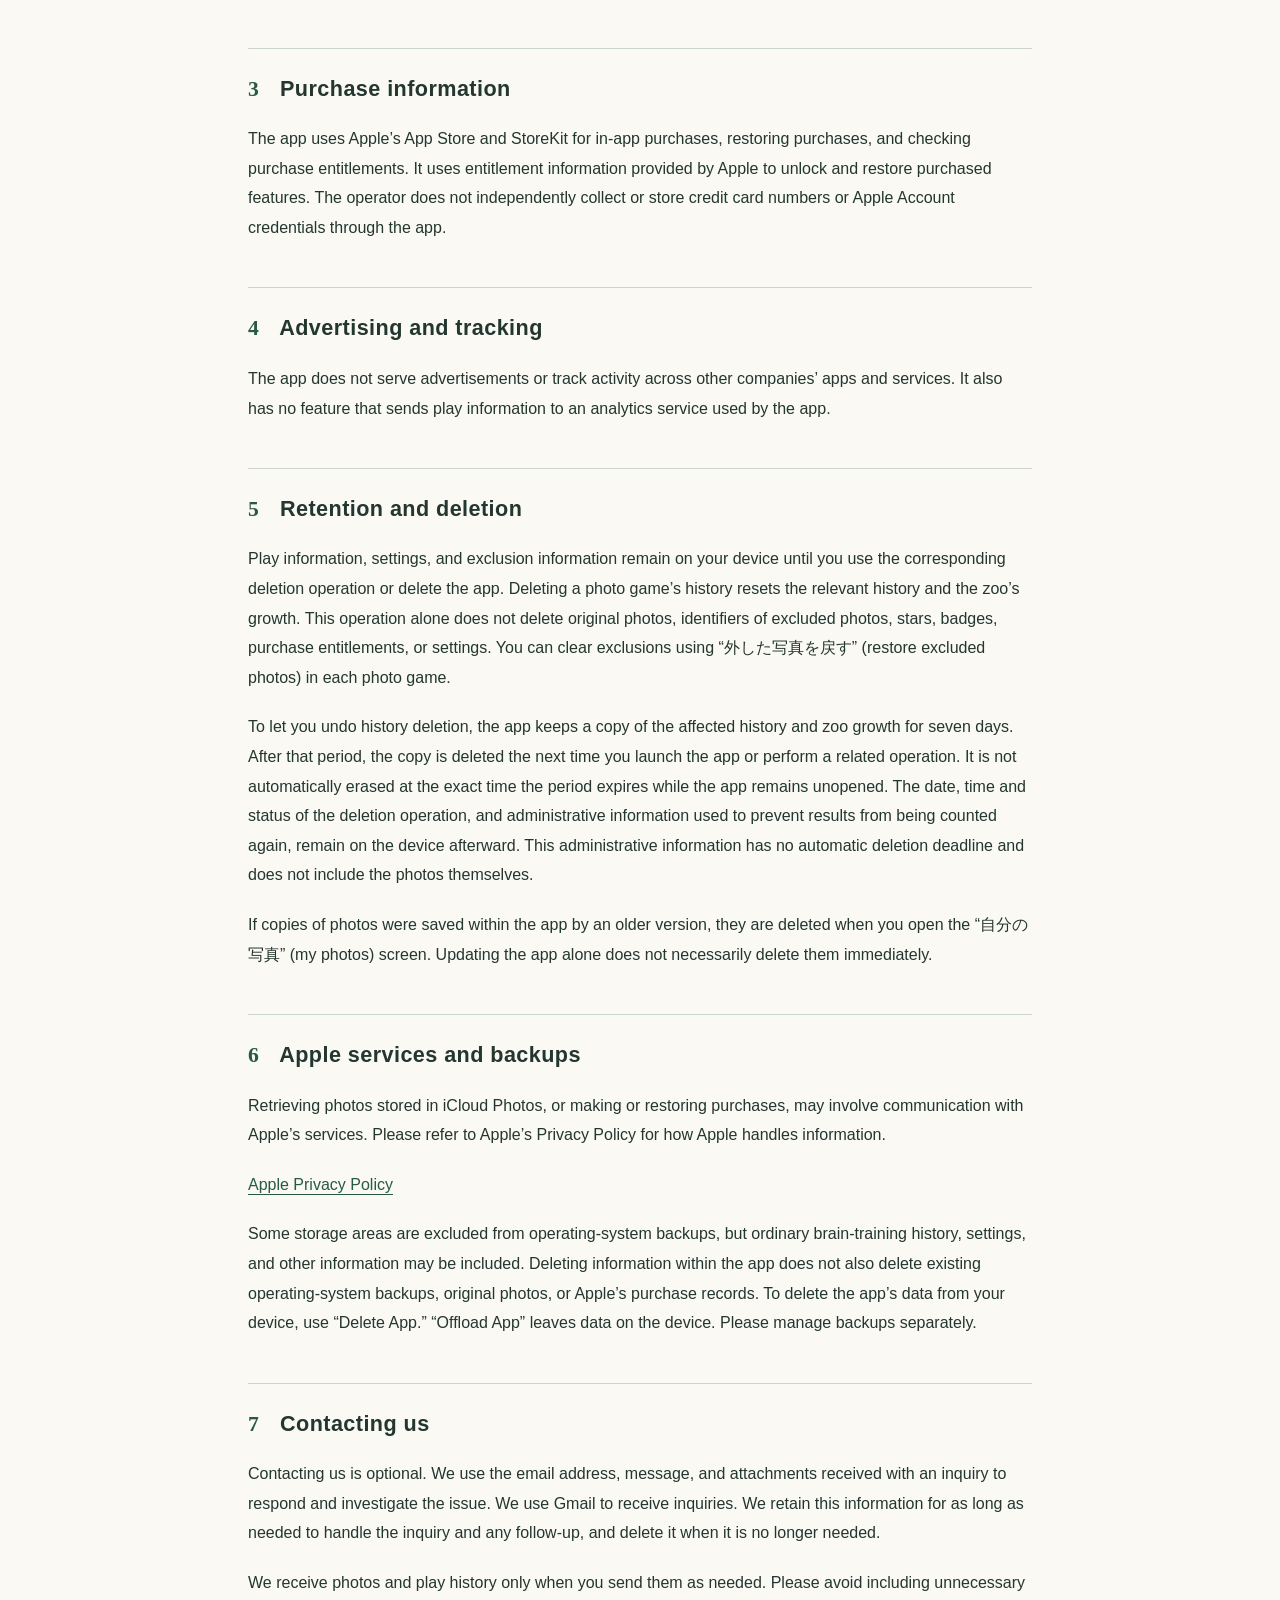
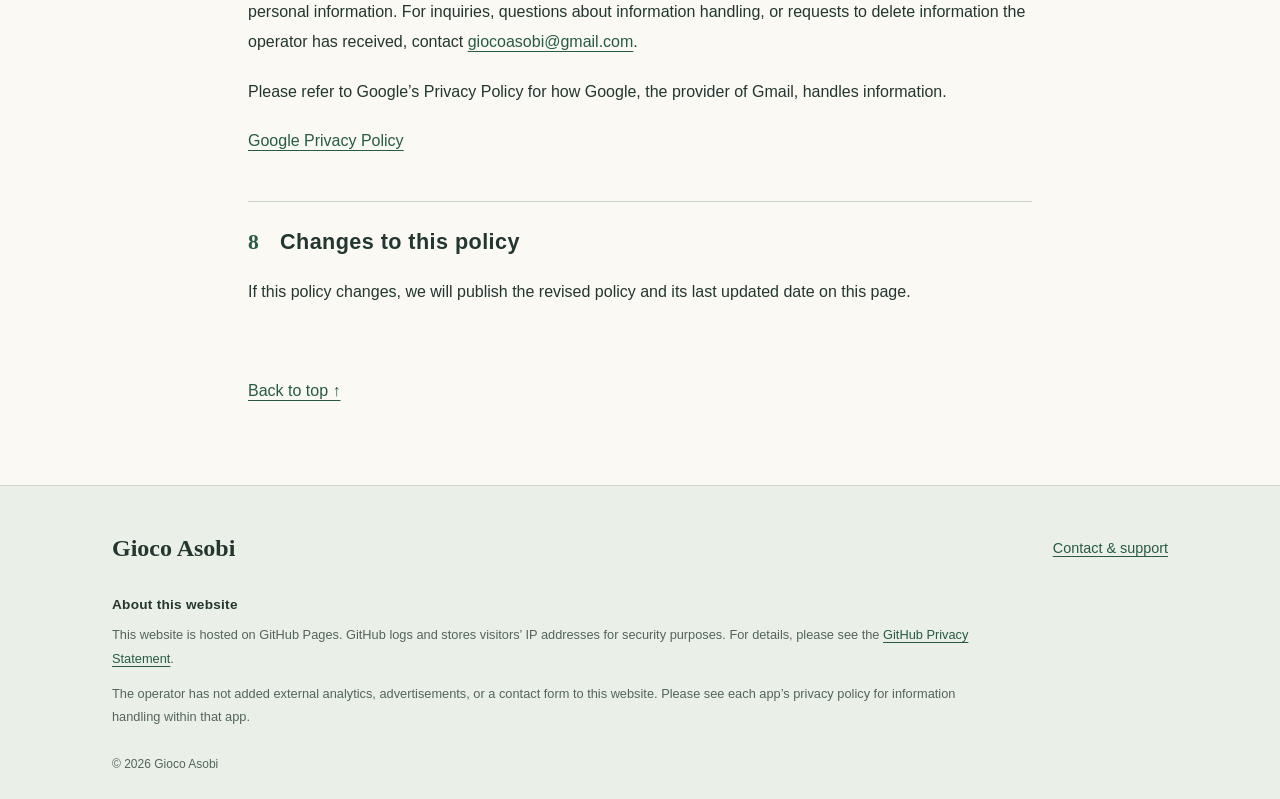
<file: zoo-privacy-en.html>
<!doctype html>
<html lang="en">
<head>
<meta charset="utf-8">
<meta name="viewport" content="width=device-width, initial-scale=1">
<meta name="referrer" content="no-referrer">
<meta name="description" content="How Zoo handles information, retention, deletion and inquiries.">
<meta name="color-scheme" content="light">
<title>Zoo Privacy Policy | Gioco Asobi</title>
<link rel="stylesheet" href="styles.css">
<link rel="alternate" hreflang="ja" href="zoo-privacy.html">
<link rel="alternate" hreflang="en" href="zoo-privacy-en.html">
</head>
<body>
<a class="skip-link" href="#main">Skip to main content</a>
<header class="site-header"><div class="language-bar"><nav class="language-switch" aria-label="Language / 言語"><ul><li><a href="zoo-privacy.html" lang="ja" hreflang="ja">日本語</a></li><li><a href="zoo-privacy-en.html" lang="en" hreflang="en" aria-current="page">English</a></li></ul></nav></div><div class="header-inner">
<a class="brand" href="index-en.html"><span class="brand-mark" aria-hidden="true">G<span>·</span>A</span><span>Gioco Asobi<small>App information &amp; support</small></span></a>
<nav aria-label="Main navigation"><ul><li><a href="index-en.html">Apps</a></li><li><a href="zoo-privacy-en.html" aria-current="page">Zoo privacy</a></li><li><a href="pandoku-privacy-en.html">Pandoku privacy</a></li><li><a href="contact-en.html">Contact &amp; support</a></li></ul></nav>
</div></header>
<main id="main" tabindex="-1"><article class="policy">
<p class="eyebrow">PRIVACY POLICY</p><h1>Zoo<span class="heading-sub">Privacy Policy</span></h1>
<p class="original-title" lang="ja">気まぐれ園長の動物園脳トレ</p>
<dl class="metadata"><div><dt>Operator</dt><dd>Gioco Asobi</dd></div><div><dt>Effective date</dt><dd><time datetime="2026-10-12">October 12, 2026</time></dd></div><div><dt>Last updated</dt><dd><time datetime="2026-10-12">October 12, 2026</time></dd></div></dl>
<p>Gioco Asobi (the “operator”) handles information in <span lang="ja">“気まぐれ園長の動物園脳トレ”</span> (“Zoo” or the “app”) as described below.</p>
<nav class="contents" aria-label="Policy contents"><h2>Contents</h2><ol><li><a href="#section-1">Play information and settings</a></li><li><a href="#section-2">Access to photos</a></li><li><a href="#section-3">Purchase information</a></li><li><a href="#section-4">Advertising and tracking</a></li><li><a href="#section-5">Retention and deletion</a></li><li><a href="#section-6">Apple services and backups</a></li><li><a href="#section-7">Contacting us</a></li><li><a href="#section-8">Changes to this policy</a></li></ol></nav>
<section aria-labelledby="section-1"><h2 id="section-1"><span class="section-number">1</span> Play information and settings</h2><p>The app stores game results, dates and times, settings, zoo and animal growth, achievements, and similar information on your device. It uses this information to resume play, display results, and reflect growth. Games that use photos also store start and end dates and times, the number of questions, counts of correct and incorrect answers, skips and exclusions, and question-selection conditions. The app has no feature that automatically sends these records to the operator’s servers.</p></section>
<section aria-labelledby="section-2"><h2 id="section-2"><span class="section-number">2</span> Access to photos</h2><p>In games that use photos, the app reads the parts of your photo library you have permitted it to access and uses them for questions and display. Games that ask about the order of photos compare the dates and times recorded in the photo library. These may differ from when the photos were actually taken.</p>
<p>In the current version, photos and thumbnails for display, and candidates for questions, are handled temporarily in memory. Photo-game results do not record the photos themselves, their identifiers, or the date and time of each photo. However, to remember photos excluded from questions, the app saves their identifiers on your device. The app does not modify or delete the original photos in your photo library.</p>
<p>You can change or revoke photo access in iOS Settings. If you choose limited access, only the photos you have permitted are included. Revoking permission stops new reads of photos, but does not automatically erase past results or exclusion information.</p></section>
<section aria-labelledby="section-3"><h2 id="section-3"><span class="section-number">3</span> Purchase information</h2><p>The app uses Apple’s App Store and StoreKit for in-app purchases, restoring purchases, and checking purchase entitlements. It uses entitlement information provided by Apple to unlock and restore purchased features. The operator does not independently collect or store credit card numbers or Apple Account credentials through the app.</p></section>
<section aria-labelledby="section-4"><h2 id="section-4"><span class="section-number">4</span> Advertising and tracking</h2><p>The app does not serve advertisements or track activity across other companies’ apps and services. It also has no feature that sends play information to an analytics service used by the app.</p></section>
<section aria-labelledby="section-5"><h2 id="section-5"><span class="section-number">5</span> Retention and deletion</h2><p>Play information, settings, and exclusion information remain on your device until you use the corresponding deletion operation or delete the app. Deleting a photo game’s history resets the relevant history and the zoo’s growth. This operation alone does not delete original photos, identifiers of excluded photos, stars, badges, purchase entitlements, or settings. You can clear exclusions using <span lang="ja">“外した写真を戻す”</span> (restore excluded photos) in each photo game.</p>
<p>To let you undo history deletion, the app keeps a copy of the affected history and zoo growth for seven days. After that period, the copy is deleted the next time you launch the app or perform a related operation. It is not automatically erased at the exact time the period expires while the app remains unopened. The date, time and status of the deletion operation, and administrative information used to prevent results from being counted again, remain on the device afterward. This administrative information has no automatic deletion deadline and does not include the photos themselves.</p>
<p>If copies of photos were saved within the app by an older version, they are deleted when you open the <span lang="ja">“自分の写真”</span> (my photos) screen. Updating the app alone does not necessarily delete them immediately.</p></section>
<section aria-labelledby="section-6"><h2 id="section-6"><span class="section-number">6</span> Apple services and backups</h2><p>Retrieving photos stored in iCloud Photos, or making or restoring purchases, may involve communication with Apple’s services. Please refer to Apple’s Privacy Policy for how Apple handles information.</p>
<p><a href="https://www.apple.com/legal/privacy/en-ww/">Apple Privacy Policy</a></p>
<p>Some storage areas are excluded from operating-system backups, but ordinary brain-training history, settings, and other information may be included. Deleting information within the app does not also delete existing operating-system backups, original photos, or Apple’s purchase records. To delete the app’s data from your device, use “Delete App.” “Offload App” leaves data on the device. Please manage backups separately.</p></section>
<section aria-labelledby="section-7"><h2 id="section-7"><span class="section-number">7</span> Contacting us</h2><p>Contacting us is optional. We use the email address, message, and attachments received with an inquiry to respond and investigate the issue. We use Gmail to receive inquiries. We retain this information for as long as needed to handle the inquiry and any follow-up, and delete it when it is no longer needed.</p>
<p>We receive photos and play history only when you send them as needed. Please avoid including unnecessary personal information. For inquiries, questions about information handling, or requests to delete information the operator has received, contact <a href="mailto:giocoasobi@gmail.com">giocoasobi@gmail.com</a>.</p>
<p>Please refer to Google’s Privacy Policy for how Google, the provider of Gmail, handles information.</p>
<p><a href="https://policies.google.com/privacy?hl=en">Google Privacy Policy</a></p></section>
<section aria-labelledby="section-8"><h2 id="section-8"><span class="section-number">8</span> Changes to this policy</h2><p>If this policy changes, we will publish the revised policy and its last updated date on this page.</p></section>
<a class="back-top" href="#main">Back to top ↑</a></article></main>
<footer class="site-footer"><div class="footer-inner">
<div class="footer-top"><p class="footer-brand">Gioco Asobi</p><a href="contact-en.html">Contact &amp; support</a></div>
<section class="hosting" aria-labelledby="hosting-title"><h2 id="hosting-title">About this website</h2>
<p>This website is hosted on GitHub Pages. GitHub logs and stores visitors’ IP addresses for security purposes. For details, please see the <a href="https://docs.github.com/en/site-policy/privacy-policies/github-general-privacy-statement">GitHub Privacy Statement</a>.</p>
<p>The operator has not added external analytics, advertisements, or a contact form to this website. Please see each app’s privacy policy for information handling within that app.</p></section>
<p class="copyright">© 2026 Gioco Asobi</p></div></footer>
</body>
</html>
</file>
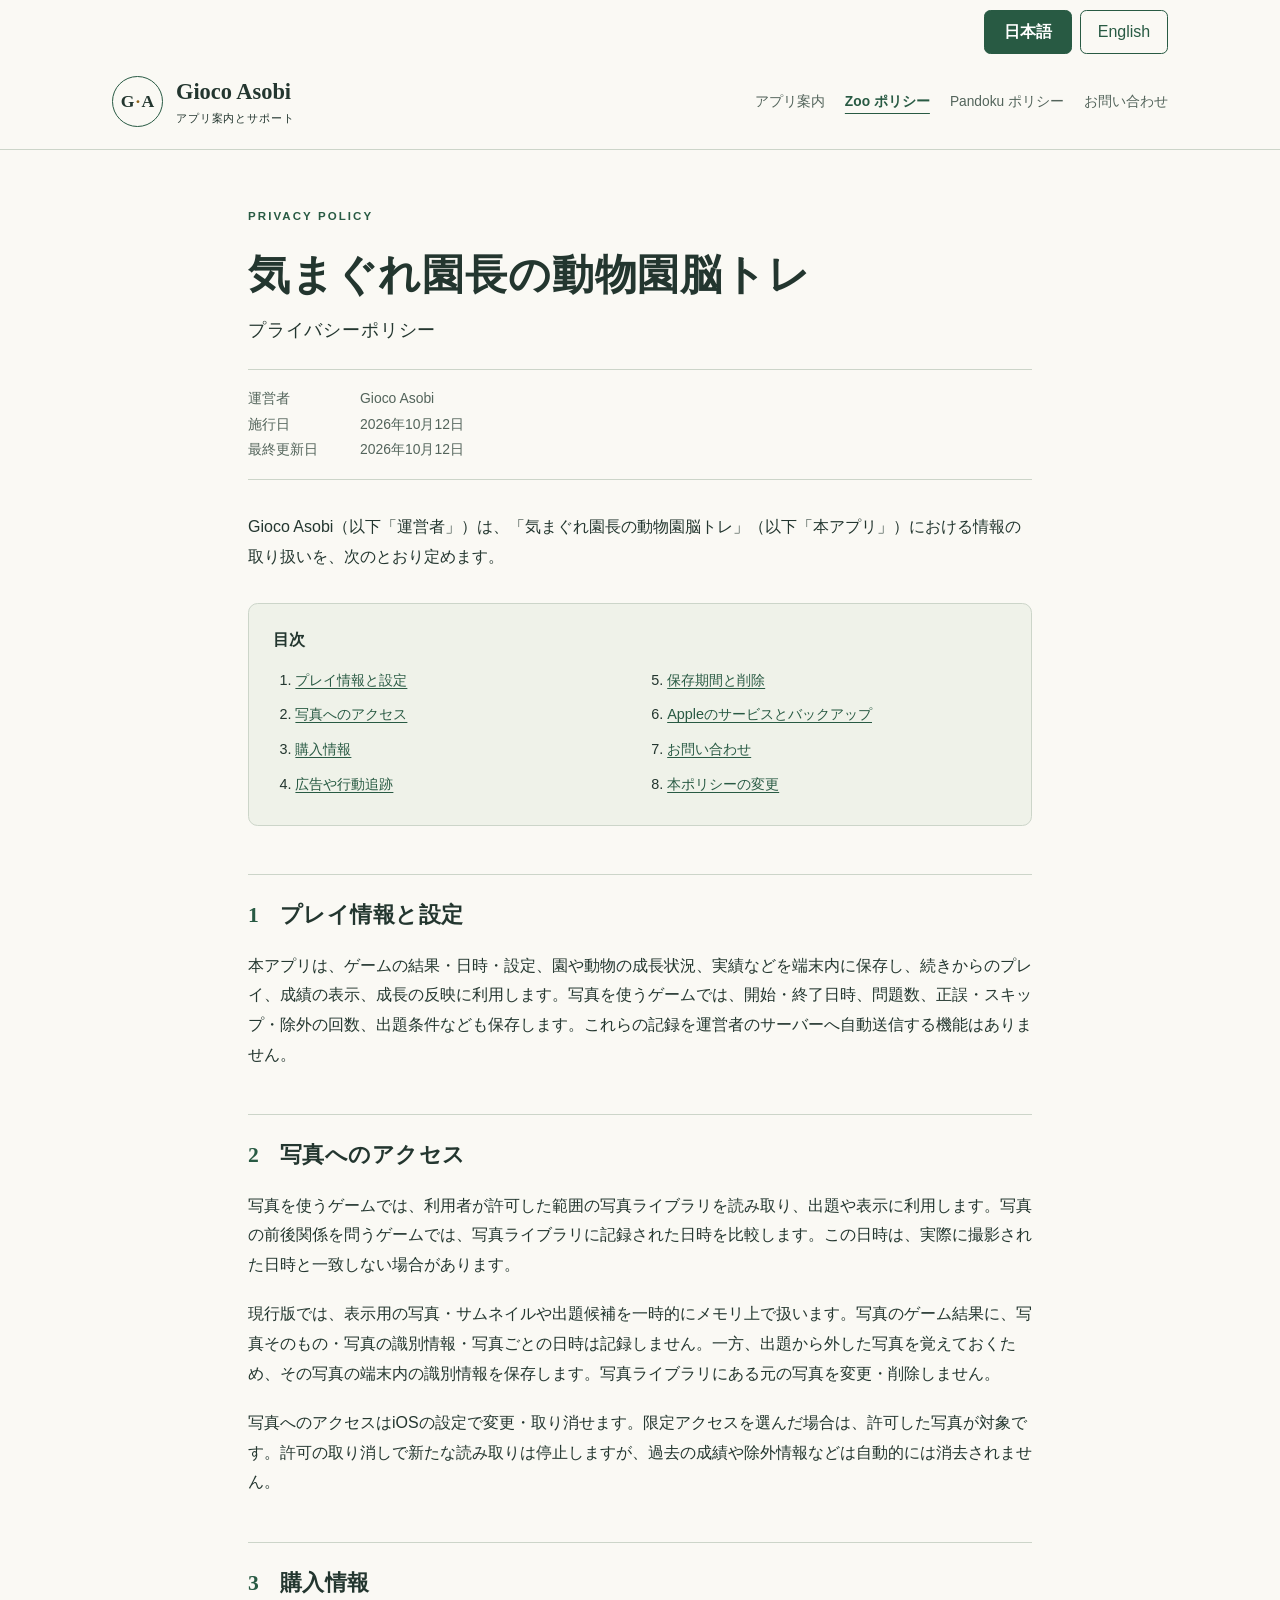
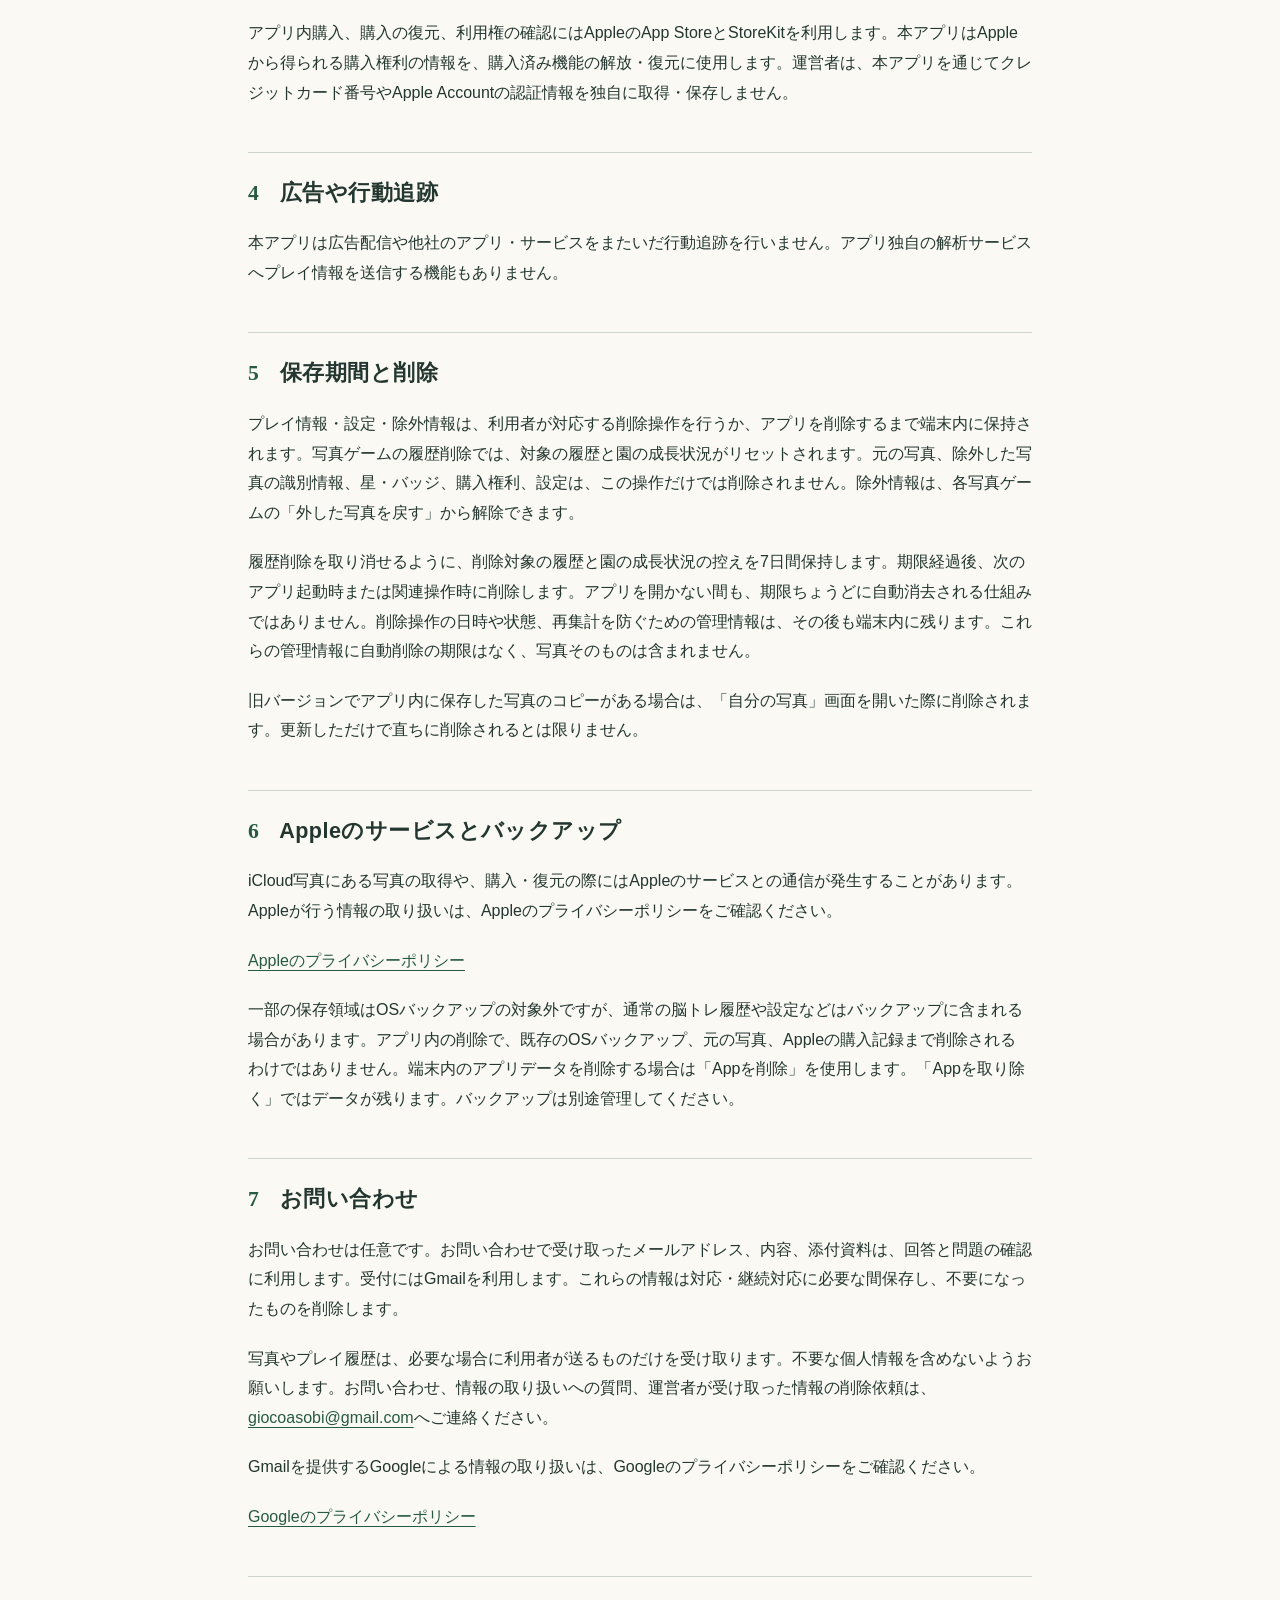
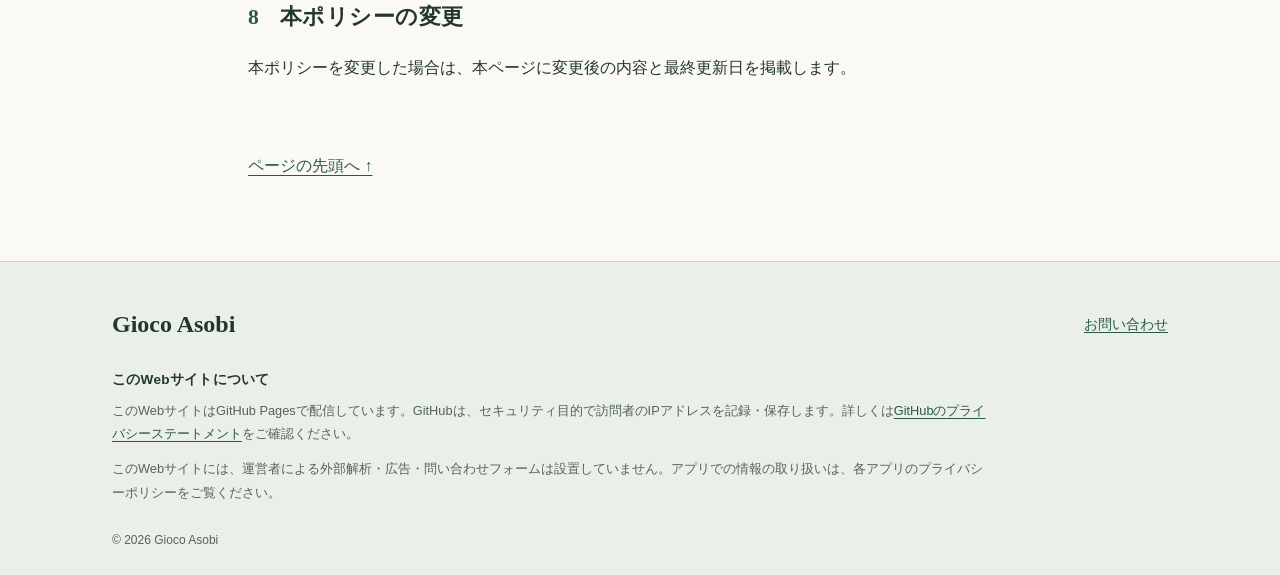
<file: zoo-privacy.html>
<!doctype html>
<html lang="ja">
<head>
<meta charset="utf-8">
<meta name="viewport" content="width=device-width, initial-scale=1">
<meta name="referrer" content="no-referrer">
<meta name="description" content="気まぐれ園長の動物園脳トレでの情報の取り扱い、保存、削除、お問い合わせについて。">
<meta name="color-scheme" content="light">
<title>気まぐれ園長の動物園脳トレ プライバシーポリシー | Gioco Asobi</title>
<link rel="stylesheet" href="styles.css">
<link rel="alternate" hreflang="ja" href="zoo-privacy.html">
<link rel="alternate" hreflang="en" href="zoo-privacy-en.html">
</head>
<body>
<a class="skip-link" href="#main">本文へ移動</a>
<header class="site-header"><div class="language-bar"><nav class="language-switch" aria-label="Language / 言語"><ul><li><a href="zoo-privacy.html" lang="ja" hreflang="ja" aria-current="page">日本語</a></li><li><a href="zoo-privacy-en.html" lang="en" hreflang="en">English</a></li></ul></nav></div><div class="header-inner">
<a class="brand" href="index.html"><span class="brand-mark" aria-hidden="true">G<span>·</span>A</span><span>Gioco Asobi<small>アプリ案内とサポート</small></span></a>
<nav aria-label="メインナビゲーション"><ul><li><a href="index.html">アプリ案内</a></li><li><a href="zoo-privacy.html" aria-current="page">Zoo ポリシー</a></li><li><a href="pandoku-privacy.html">Pandoku ポリシー</a></li><li><a href="contact.html">お問い合わせ</a></li></ul></nav>
</div></header>
<main id="main" tabindex="-1"><article class="policy">
<p class="eyebrow">PRIVACY POLICY</p><h1>気まぐれ園長の動物園脳トレ<span class="heading-sub">プライバシーポリシー</span></h1>
<dl class="metadata"><div><dt>運営者</dt><dd>Gioco Asobi</dd></div><div><dt>施行日</dt><dd><time datetime="2026-10-12">2026年10月12日</time></dd></div><div><dt>最終更新日</dt><dd><time datetime="2026-10-12">2026年10月12日</time></dd></div></dl>
<p>Gioco Asobi（以下「運営者」）は、「気まぐれ園長の動物園脳トレ」（以下「本アプリ」）における情報の取り扱いを、次のとおり定めます。</p>
<nav class="contents" aria-label="このポリシーの目次"><h2>目次</h2><ol><li><a href="#section-1">プレイ情報と設定</a></li><li><a href="#section-2">写真へのアクセス</a></li><li><a href="#section-3">購入情報</a></li><li><a href="#section-4">広告や行動追跡</a></li><li><a href="#section-5">保存期間と削除</a></li><li><a href="#section-6">Appleのサービスとバックアップ</a></li><li><a href="#section-7">お問い合わせ</a></li><li><a href="#section-8">本ポリシーの変更</a></li></ol></nav>
<section aria-labelledby="section-1"><h2 id="section-1"><span class="section-number">1</span> プレイ情報と設定</h2><p>本アプリは、ゲームの結果・日時・設定、園や動物の成長状況、実績などを端末内に保存し、続きからのプレイ、成績の表示、成長の反映に利用します。写真を使うゲームでは、開始・終了日時、問題数、正誤・スキップ・除外の回数、出題条件なども保存します。これらの記録を運営者のサーバーへ自動送信する機能はありません。</p></section>
<section aria-labelledby="section-2"><h2 id="section-2"><span class="section-number">2</span> 写真へのアクセス</h2><p>写真を使うゲームでは、利用者が許可した範囲の写真ライブラリを読み取り、出題や表示に利用します。写真の前後関係を問うゲームでは、写真ライブラリに記録された日時を比較します。この日時は、実際に撮影された日時と一致しない場合があります。</p>
<p>現行版では、表示用の写真・サムネイルや出題候補を一時的にメモリ上で扱います。写真のゲーム結果に、写真そのもの・写真の識別情報・写真ごとの日時は記録しません。一方、出題から外した写真を覚えておくため、その写真の端末内の識別情報を保存します。写真ライブラリにある元の写真を変更・削除しません。</p>
<p>写真へのアクセスはiOSの設定で変更・取り消せます。限定アクセスを選んだ場合は、許可した写真が対象です。許可の取り消しで新たな読み取りは停止しますが、過去の成績や除外情報などは自動的には消去されません。</p></section>
<section aria-labelledby="section-3"><h2 id="section-3"><span class="section-number">3</span> 購入情報</h2><p>アプリ内購入、購入の復元、利用権の確認にはAppleのApp StoreとStoreKitを利用します。本アプリはAppleから得られる購入権利の情報を、購入済み機能の解放・復元に使用します。運営者は、本アプリを通じてクレジットカード番号やApple Accountの認証情報を独自に取得・保存しません。</p></section>
<section aria-labelledby="section-4"><h2 id="section-4"><span class="section-number">4</span> 広告や行動追跡</h2><p>本アプリは広告配信や他社のアプリ・サービスをまたいだ行動追跡を行いません。アプリ独自の解析サービスへプレイ情報を送信する機能もありません。</p></section>
<section aria-labelledby="section-5"><h2 id="section-5"><span class="section-number">5</span> 保存期間と削除</h2><p>プレイ情報・設定・除外情報は、利用者が対応する削除操作を行うか、アプリを削除するまで端末内に保持されます。写真ゲームの履歴削除では、対象の履歴と園の成長状況がリセットされます。元の写真、除外した写真の識別情報、星・バッジ、購入権利、設定は、この操作だけでは削除されません。除外情報は、各写真ゲームの「外した写真を戻す」から解除できます。</p>
<p>履歴削除を取り消せるように、削除対象の履歴と園の成長状況の控えを7日間保持します。期限経過後、次のアプリ起動時または関連操作時に削除します。アプリを開かない間も、期限ちょうどに自動消去される仕組みではありません。削除操作の日時や状態、再集計を防ぐための管理情報は、その後も端末内に残ります。これらの管理情報に自動削除の期限はなく、写真そのものは含まれません。</p>
<p>旧バージョンでアプリ内に保存した写真のコピーがある場合は、「自分の写真」画面を開いた際に削除されます。更新しただけで直ちに削除されるとは限りません。</p></section>
<section aria-labelledby="section-6"><h2 id="section-6"><span class="section-number">6</span> Appleのサービスとバックアップ</h2><p>iCloud写真にある写真の取得や、購入・復元の際にはAppleのサービスとの通信が発生することがあります。Appleが行う情報の取り扱いは、Appleのプライバシーポリシーをご確認ください。</p>
<p><a href="https://www.apple.com/jp/legal/privacy/jp/">Appleのプライバシーポリシー</a></p>
<p>一部の保存領域はOSバックアップの対象外ですが、通常の脳トレ履歴や設定などはバックアップに含まれる場合があります。アプリ内の削除で、既存のOSバックアップ、元の写真、Appleの購入記録まで削除されるわけではありません。端末内のアプリデータを削除する場合は「Appを削除」を使用します。「Appを取り除く」ではデータが残ります。バックアップは別途管理してください。</p></section>
<section aria-labelledby="section-7"><h2 id="section-7"><span class="section-number">7</span> お問い合わせ</h2><p>お問い合わせは任意です。お問い合わせで受け取ったメールアドレス、内容、添付資料は、回答と問題の確認に利用します。受付にはGmailを利用します。これらの情報は対応・継続対応に必要な間保存し、不要になったものを削除します。</p>
<p>写真やプレイ履歴は、必要な場合に利用者が送るものだけを受け取ります。不要な個人情報を含めないようお願いします。お問い合わせ、情報の取り扱いへの質問、運営者が受け取った情報の削除依頼は、<a href="mailto:giocoasobi@gmail.com">giocoasobi@gmail.com</a>へご連絡ください。</p>
<p>Gmailを提供するGoogleによる情報の取り扱いは、Googleのプライバシーポリシーをご確認ください。</p>
<p><a href="https://policies.google.com/privacy?hl=ja">Googleのプライバシーポリシー</a></p></section>
<section aria-labelledby="section-8"><h2 id="section-8"><span class="section-number">8</span> 本ポリシーの変更</h2><p>本ポリシーを変更した場合は、本ページに変更後の内容と最終更新日を掲載します。</p></section>
<a class="back-top" href="#main">ページの先頭へ ↑</a></article></main>
<footer class="site-footer"><div class="footer-inner">
<div class="footer-top"><p class="footer-brand">Gioco Asobi</p><a href="contact.html">お問い合わせ</a></div>
<section class="hosting" aria-labelledby="hosting-title"><h2 id="hosting-title">このWebサイトについて</h2>
<p>このWebサイトはGitHub Pagesで配信しています。GitHubは、セキュリティ目的で訪問者のIPアドレスを記録・保存します。詳しくは<a href="https://docs.github.com/en/site-policy/privacy-policies/github-general-privacy-statement">GitHubのプライバシーステートメント</a>をご確認ください。</p>
<p>このWebサイトには、運営者による外部解析・広告・問い合わせフォームは設置していません。アプリでの情報の取り扱いは、各アプリのプライバシーポリシーをご覧ください。</p></section>
<p class="copyright">© 2026 Gioco Asobi</p></div></footer>
</body>
</html>
</file>
<file: styles.css>
@charset "UTF-8";
:root{--ink:#23362f;--muted:#53645b;--green:#285a43;--paper:#faf9f4;--line:#ccd5c9;--white:#fff;--zoo:#eef2dc;--panda:#e6efea}
*{box-sizing:border-box}
html{scroll-padding-top:1.5rem}
body{margin:0;background:var(--paper);color:var(--ink);font-family:-apple-system,BlinkMacSystemFont,"Hiragino Kaku Gothic ProN","Yu Gothic",Meiryo,sans-serif;font-size:1rem;line-height:1.85;overflow-wrap:anywhere}
a{color:var(--green);text-underline-offset:.22em;text-decoration-thickness:.08em}
a:hover{text-decoration-thickness:.16em}
a:focus-visible,main:focus-visible{outline:3px solid #94510d;outline-offset:5px;border-radius:3px}
.skip-link{position:absolute;left:1rem;top:-8rem;z-index:10;padding:.7rem 1rem;background:var(--white);border:2px solid var(--green)}
.skip-link:focus{top:1rem}
.site-header{border-bottom:1px solid var(--line);background:var(--paper)}
.header-inner,.home,.footer-inner{max-width:72rem;margin:0 auto;padding-inline:clamp(1.25rem,4vw,3rem)}
.header-inner{display:flex;align-items:center;justify-content:space-between;gap:1.5rem;padding-block:1.35rem;flex-wrap:wrap}
.brand{display:flex;flex-wrap:wrap;align-items:center;gap:.8rem;color:var(--ink);text-decoration:none;font-family:Georgia,"Times New Roman",serif;font-size:1.4rem;font-weight:bold;line-height:1.25}
.brand small{display:block;margin-top:.4rem;font-family:-apple-system,BlinkMacSystemFont,"Hiragino Kaku Gothic ProN","Yu Gothic",sans-serif;font-size:.68rem;font-weight:normal;letter-spacing:.08em}
.brand-mark{flex:none;display:grid;grid-template-columns:auto auto auto;place-items:center;width:3.2rem;height:3.2rem;border:1px solid var(--green);border-radius:50%;font-size:1.1rem;padding:.45rem}.brand-mark span{color:#8c6118}
nav ul{display:flex;flex-wrap:wrap;gap:.2rem 1.25rem;padding:0;margin:0;list-style:none}
.site-header nav a{display:block;padding:.55rem 0;font-size:.86rem;text-decoration:none;color:var(--muted)}
.site-header nav a[aria-current=page]{color:var(--green);font-weight:700;text-decoration:underline;text-underline-offset:.5em}
h1,h2,h3,p{margin-top:0}
h1,h2,h3{font-weight:650;line-height:1.5;letter-spacing:.02em}
h1{font-size:clamp(2rem,4.6vw,3.8rem)}
h2{font-size:1.65rem}
h3{font-size:1.65rem}
p{margin-bottom:1.25rem}
.eyebrow{font-size:.72rem;font-weight:700;letter-spacing:.18em;color:var(--green);margin-bottom:1rem}
.hero{padding-block:clamp(3rem,7vw,6rem) 4rem;position:relative}
.hero h1{max-width:20em;margin-bottom:1.5rem}
.lead{font-size:1.13rem;color:var(--muted);max-width:46rem}
.text-link{display:inline-flex;align-items:center;gap:2rem;font-weight:700;margin-top:.5rem;padding:.4rem 0}
.section-heading{border-top:1px solid var(--line);padding-top:2rem;margin-bottom:2rem}
.section-heading .eyebrow{margin-bottom:.3rem}
.section-heading h2{margin-bottom:0}
.app-grid{display:grid;grid-template-columns:repeat(2,minmax(0,1fr));gap:1.5rem}
.app-card{padding:clamp(1.5rem,3.5vw,2.75rem);border:1px solid var(--line);border-radius:1rem;display:flex;flex-direction:column}
.app-card.zoo{background:var(--zoo)}.app-card.pandoku{background:var(--panda)}
.app-top{display:flex;flex-wrap:wrap;align-items:center;justify-content:space-between;gap:1rem;margin-bottom:2.5rem}
.app-symbol{display:grid;place-items:center;width:3.5rem;height:3.5rem;border:1px solid #9bae95;border-radius:1rem;font-family:Georgia,serif;font-size:2rem;background:#ffffff75}
.tag{font-size:.75rem;border:1px solid #93a18f;border-radius:2rem;padding:.1rem .7rem}
.app-label{font-family:Georgia,serif;font-size:1rem;margin-bottom:.3rem}
.app-card h3{margin-bottom:1.25rem}
.app-card>p:last-of-type{color:var(--muted);margin-bottom:2rem}
.app-card>a{margin-top:auto;font-weight:650;padding-block:.5rem}
.app-card>a span{display:inline-block;margin-left:.5rem}
.scope-note,.site-purpose{font-size:.86rem;color:var(--muted)}
.scope-note{margin-block:1.2rem 3.5rem}
.support-panel{display:flex;justify-content:space-between;gap:2rem;align-items:center;border-top:1px solid var(--line);border-bottom:1px solid var(--line);padding-block:2.5rem;margin-bottom:1.5rem}
.support-panel .eyebrow{margin-bottom:.3rem}.support-panel h2{margin-bottom:.7rem}.support-panel p:last-child{margin-bottom:0}
.button{display:inline-flex;gap:1.5rem;align-items:center;padding:.85rem 1.2rem;border:1px solid var(--green);border-radius:.5rem;font-size:.9rem;font-weight:650;text-decoration:none;flex-shrink:0}
.button:hover{background:var(--panda)}
.site-purpose{margin-bottom:4rem}
.policy{max-width:53rem;margin:0 auto;padding:3.5rem clamp(1.25rem,4vw,2rem) 4.5rem}
.policy h1{font-size:clamp(1.85rem,4vw,2.6rem);line-height:1.55;margin-bottom:1.5rem}
.heading-sub{display:block;font-size:1.12rem;font-weight:500;margin-top:.6rem}
.metadata{padding-block:1rem;margin:0 0 2rem;border-block:1px solid var(--line);font-size:.87rem;color:var(--muted)}
.metadata div{display:flex;flex-wrap:wrap;gap:.25rem 1rem}.metadata dt{min-width:6rem}.metadata dd{margin:0}
.contents{background:#eff2e9;border:1px solid var(--line);border-radius:.6rem;padding:1.5rem;margin-block:2rem 3rem}
.contents h2{font-size:1rem;margin-bottom:.65rem}
.contents ol{margin:0;padding-left:1.4rem;columns:2;column-gap:2rem}
.contents li{break-inside:avoid;padding-block:.25rem;font-size:.9rem}
.policy>section{margin-block:2.8rem}
.policy>section h2{font-size:1.35rem;border-top:1px solid var(--line);padding-top:1.5rem;margin-bottom:1.2rem}
.section-number{font-family:Georgia,serif;display:inline-block;min-width:1.6rem;color:var(--green)}
.back-top{display:inline-block;margin-top:1rem;padding-block:.5rem}
.contact-box{padding:2rem;background:var(--panda);border:1px solid var(--line);border-radius:.7rem;margin-block:2rem}
.contact-label{font-size:.9rem;margin-bottom:.6rem}
.email{display:inline-block;font-size:clamp(1.05rem,3.5vw,1.6rem);font-weight:650;margin-bottom:1rem;max-width:100%}
.contact-box p:last-child{font-size:.88rem;color:var(--muted);margin-bottom:0}
.policy-links{padding-left:1.4rem}.policy-links li{padding-block:.35rem}
.site-footer{background:#eaf0e8;border-top:1px solid var(--line);padding-block:2.5rem 1.5rem}
.footer-top{display:flex;justify-content:space-between;align-items:center;gap:1rem;flex-wrap:wrap;margin-bottom:1.5rem}
.footer-brand{font-family:Georgia,serif;font-size:1.5rem;font-weight:bold;margin:0}
.footer-top>a{font-size:.9rem}
.hosting{max-width:55rem;color:var(--muted);font-size:.8rem}
.hosting h2{font-size:.85rem;margin-bottom:.5rem;color:var(--ink)}
.hosting p{margin-bottom:.7rem}
.copyright{font-size:.75rem;color:var(--muted);margin-top:1.5rem;margin-bottom:0}
@media(max-width:48rem){.header-inner{gap:1rem}.site-header nav{width:100%}.site-header nav ul{gap:.2rem 1rem}.app-grid{grid-template-columns:minmax(0,1fr)}.hero{padding-block:3.5rem 3rem}.app-top{margin-bottom:1.8rem}.support-panel{align-items:flex-start;flex-direction:column}.desktop-break{display:none}.contents ol{columns:1}.policy{padding-top:2.5rem}.contact-box{padding:1.35rem}}
@media(prefers-reduced-motion:reduce){html{scroll-behavior:auto}}
@media print{.site-header nav,.skip-link,.contents,.back-top{display:none}.site-header,.site-footer{background:#fff}.policy{max-width:none;padding:1.5rem 0}.policy>section h2{break-after:avoid}.policy p{orphans:3;widows:3}.site-footer{padding:1rem 0}body{font-size:10pt;background:#fff;color:#000}a{color:#000}}


/* Language navigation */
.language-bar{max-width:72rem;margin:0 auto;padding:.65rem clamp(1.25rem,4vw,3rem) 0}
.language-switch ul{justify-content:flex-end;gap:.5rem}
.site-header .language-switch a{display:flex;align-items:center;justify-content:center;min-height:44px;min-width:5.5rem;max-width:100%;padding:.35rem .85rem;border:1px solid var(--green);border-radius:.4rem;color:var(--green);font-size:1rem;line-height:1.5;text-decoration:none}
.site-header .language-switch a[aria-current=page]{color:var(--white);background:var(--green);text-decoration:none}
.site-header .language-switch a:hover{text-decoration:underline;text-underline-offset:.2em}
.original-title{font-size:.9rem;color:var(--muted)}
.button{flex-wrap:wrap;max-width:100%;row-gap:.75rem}
html[lang=en] .metadata dt{min-width:7.5rem}
@media print{.language-bar{display:none}}
</file>
